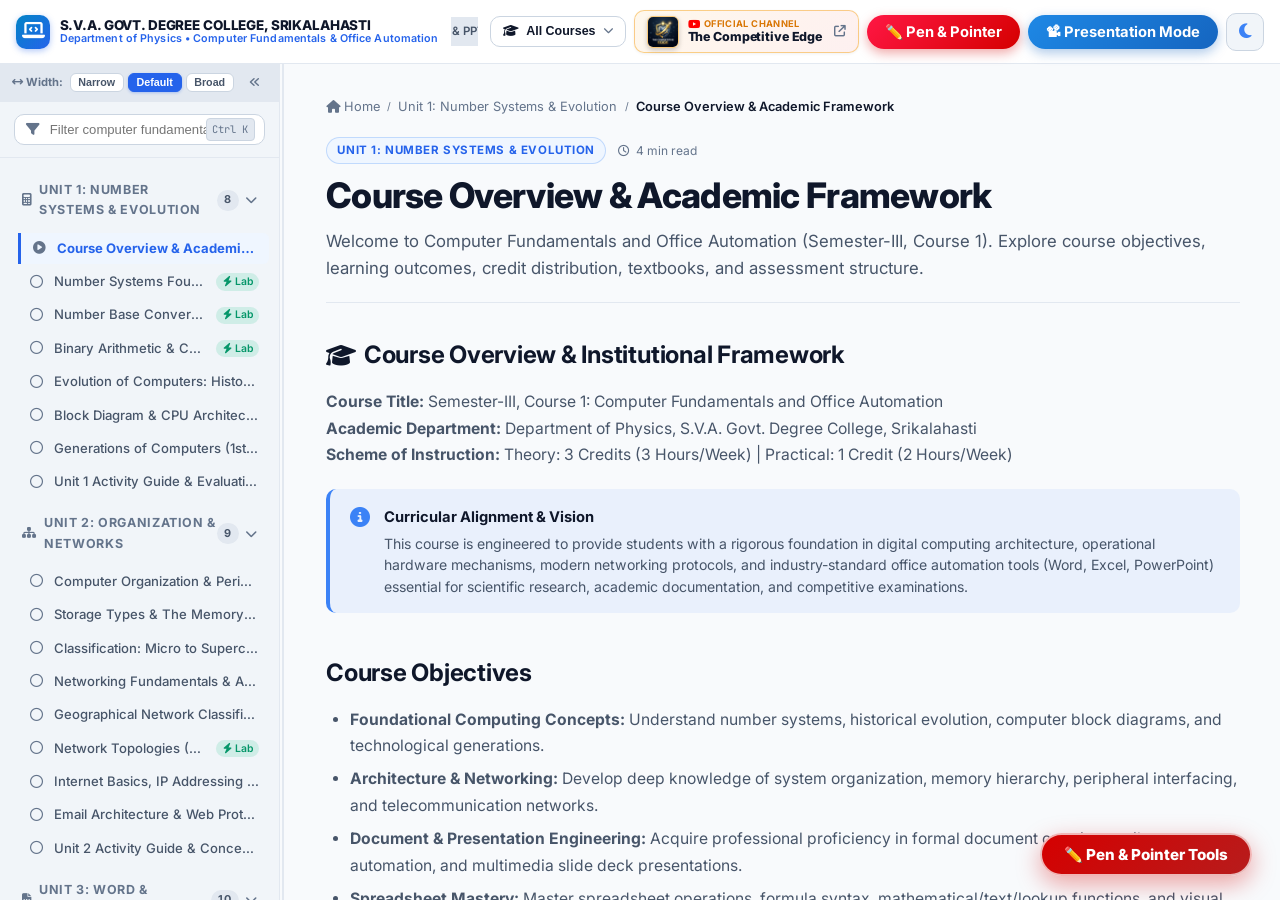
<file: index.html>
<!DOCTYPE html>
<html lang="en" data-theme="light">
<head>
  <meta charset="UTF-8">
  <meta name="viewport" content="width=device-width, initial-scale=1.0">
  <title>Computer Fundamentals &amp; Office Automation | Department of Physics, S.V.A. Govt. Degree College, Srikalahasti</title>

  <!-- Google Fonts: Inter & JetBrains Mono -->
  <link rel="preconnect" href="https://fonts.googleapis.com">
  <link rel="preconnect" href="https://fonts.gstatic.com" crossorigin>
  <link href="https://fonts.googleapis.com/css2?family=Inter:wght@400;500;600;700;800&family=JetBrains+Mono:wght@400;500;700&display=swap" rel="stylesheet">

  <!-- Font Awesome 6.5 Icons -->
  <link rel="stylesheet" href="https://cdnjs.cloudflare.com/ajax/libs/font-awesome/6.5.1/css/all.min.css">

  <!-- Core Academic Theme & Interactive Tools Stylesheets -->
  <link rel="stylesheet" href="css/style.css">
  <link rel="stylesheet" href="css/interactive-tools.css">

  <!-- KaTeX Mathematics Rendering Engine (Local Offline First with CDN Fallback) -->
  <link rel="stylesheet" href="katex/katex.min.css" onerror="this.onerror=null;this.href='https://cdn.jsdelivr.net/npm/katex@0.16.11/dist/katex.min.css';">
  <script src="katex/katex.min.js"></script>
  <script>
    if (!window.katex) {
      document.write('<script src="https://cdn.jsdelivr.net/npm/katex@0.16.11/dist/katex.min.js"><\\/script>');
    }
  </script>
  <script src="katex/contrib/auto-render.min.js"></script>
  <script>
    if (!window.renderMathInElement) {
      document.write('<script src="https://cdn.jsdelivr.net/npm/katex@0.16.11/dist/contrib/auto-render.min.js"><\\/script>');
    }
  </script>
  <link rel="stylesheet" href="css/presentation-tools.css">
</head>
<body>

  <!-- Top Reading Progress Indicator -->
  <div id="read-progress-bar"></div>

  <!-- Top Navigation Bar -->
  <header class="app-header">
    <div class="header-left">
      <button class="menu-toggle-btn" id="menu-toggle-btn" onclick="window.NavigationTracker.toggleMobileSidebar()" aria-label="Toggle Curriculum Menu">
        <i class="fa-solid fa-bars"></i>
      </button>

      <a href="https://www.youtube.com/@TheCompetitiveEdge-b4z" target="_blank" rel="noopener noreferrer" class="brand-badge" title="Visit our Official YouTube Channel: The Competitive Edge">
        <div class="brand-logo-icon" style="background: linear-gradient(135deg, #0284c7, #2563eb);">
          <i class="fa-solid fa-laptop-code"></i>
        </div>
        <div class="brand-title-group">
          <h1>S.V.A. GOVT. DEGREE COLLEGE, SRIKALAHASTI</h1>
          <p>Department of Physics &bull; Computer Fundamentals &amp; Office Automation</p>
        </div>
      </a>
    </div>

    <!-- Quick Track Switcher Pills -->
    <nav class="track-switcher" aria-label="Curriculum Tracks">
      <a href="../index.html" class="track-pill" data-track="track-master-portal" title="Return to Master Visual Guide" style="border-color: #38BDF8; color: #0284C7;"><i class="fa-solid fa-house"></i> Master Guide</a>
      <a href="#cfoa-intro" class="track-pill active" data-track="track-unit1">Unit 1: Hardware</a>
      <a href="#computer-organization-io" class="track-pill" data-track="track-unit2">Unit 2: Networks</a>
      <a href="#word-basics-interface" class="track-pill" data-track="track-unit3">Unit 3: Word &amp; PPT</a>
      <a href="#spreadsheet-anatomy-referencing" class="track-pill" data-track="track-unit4">Unit 4: Excel Basics</a>
      <a href="#advanced-conditional-formatting" class="track-pill" data-track="track-unit5">Unit 5: Data Modelling</a>
      <a href="#lab-01-system-assembly" class="track-pill" data-track="track-practicals" style="background: rgba(16, 185, 129, 0.1); border-color: var(--accent-emerald); color: var(--accent-emerald);">
        <i class="fa-solid fa-flask"></i> 14 Practical Labs
      </a>
    </nav>

                            <div class="header-right">
      <!-- Courses Dropdown Navigator -->
      <div class="course-dropdown" id="course-dropdown">
        <button type="button" class="course-dropdown-btn" id="course-dropdown-btn" aria-haspopup="true" aria-expanded="false" title="Switch Course Portal">
          <i class="fa-solid fa-graduation-cap"></i>
          <span class="dropdown-active-title">All Courses</span>
          <i class="fa-solid fa-chevron-down dropdown-arrow"></i>
        </button>
        <div class="course-dropdown-menu" id="course-dropdown-menu" role="menu">
          <div class="dropdown-header-banner">
            <div class="dropdown-header-title">
              <i class="fa-solid fa-book-open-reader"></i> S.V.A. GDC Course Portals
            </div>
            <span class="dropdown-header-tag">19 Courses</span>
          </div>
          
          <div class="dropdown-section-title">
            <i class="fa-solid fa-atom"></i> B.Sc. Physics Major Core (Sem I–V)
          </div>
          <div class="dropdown-grid">
          <a href="../Mathematical-Physics-SVAGDC/index.html" class="course-dropdown-item">
            <div class="course-item-icon" style="background: #6366f122; color: #6366f1;">
              <i class="fa-solid fa-square-root-variable"></i>
            </div>
            <div class="course-item-info">
              <div class="course-item-name">Math Physics</div>
              <div class="course-item-meta">Course 1 &bull; Sem-I</div>
            </div>
            
          </a>
          <a href="../Mechanics-Properties-Matter-SVAGDC/index.html" class="course-dropdown-item">
            <div class="course-item-icon" style="background: #f9731622; color: #f97316;">
              <i class="fa-solid fa-shuttle-space"></i>
            </div>
            <div class="course-item-info">
              <div class="course-item-name">Mechanics</div>
              <div class="course-item-meta">Course 2 &bull; Sem-I</div>
            </div>
            
          </a>
          <a href="../Waves-Optics-SVAGDC/index.html" class="course-dropdown-item">
            <div class="course-item-icon" style="background: #06b6d422; color: #06b6d4;">
              <i class="fa-solid fa-water"></i>
            </div>
            <div class="course-item-info">
              <div class="course-item-name">Waves & Optics</div>
              <div class="course-item-meta">Course 3 &bull; Sem-II</div>
            </div>
            
          </a>
          <a href="../Heat-Thermodynamics-SVAGDC/index.html" class="course-dropdown-item">
            <div class="course-item-icon" style="background: #ea580c22; color: #ea580c;">
              <i class="fa-solid fa-fire-flame-curved"></i>
            </div>
            <div class="course-item-info">
              <div class="course-item-name">Thermodynamics</div>
              <div class="course-item-meta">Course 4 &bull; Sem-II</div>
            </div>
            
          </a>
          <a href="../Atomic-Molecular-Nuclear-SVAGDC/index.html" class="course-dropdown-item">
            <div class="course-item-icon" style="background: #8b5cf622; color: #8b5cf6;">
              <i class="fa-solid fa-atom"></i>
            </div>
            <div class="course-item-info">
              <div class="course-item-name">Atomic & Nuclear</div>
              <div class="course-item-meta">Course 5 &bull; Sem-III</div>
            </div>
            
          </a>
          <a href="../Basic-Electronics-SVAGDC/index.html" class="course-dropdown-item">
            <div class="course-item-icon" style="background: #10b98122; color: #10b981;">
              <i class="fa-solid fa-microchip"></i>
            </div>
            <div class="course-item-info">
              <div class="course-item-name">Basic Electronics</div>
              <div class="course-item-meta">Course 6 &bull; Sem-III</div>
            </div>
            
          </a>
          <a href="../Applied-Optics-SVAGDC/index.html" class="course-dropdown-item">
            <div class="course-item-icon" style="background: #0284c722; color: #0284c7;">
              <i class="fa-solid fa-compass-drafting"></i>
            </div>
            <div class="course-item-info">
              <div class="course-item-name">Applied Optics</div>
              <div class="course-item-meta">Course 7 &bull; Sem-III</div>
            </div>
            
          </a>
          <a href="../Electricity-Magnetism-EMT-SVAGDC/index.html" class="course-dropdown-item">
            <div class="course-item-icon" style="background: #2563eb22; color: #2563eb;">
              <i class="fa-solid fa-bolt-lightning"></i>
            </div>
            <div class="course-item-info">
              <div class="course-item-name">Electromagnetism</div>
              <div class="course-item-meta">Course 8 &bull; Sem-IV</div>
            </div>
            
          </a>
          <a href="../Analog-Electronics-SVAGDC/index.html" class="course-dropdown-item">
            <div class="course-item-icon" style="background: #ec489922; color: #ec4899;">
              <i class="fa-solid fa-wave-square"></i>
            </div>
            <div class="course-item-info">
              <div class="course-item-name">Analog Electronics</div>
              <div class="course-item-meta">Course 9 &bull; Sem-IV</div>
            </div>
            
          </a>
          <a href="../Advances-in-Physics-SVAGDC/index.html" class="course-dropdown-item">
            <div class="course-item-icon" style="background: #4f46e522; color: #4f46e5;">
              <i class="fa-solid fa-rocket"></i>
            </div>
            <div class="course-item-info">
              <div class="course-item-name">Advances in Physics</div>
              <div class="course-item-meta">Course 10 &bull; Sem-IV</div>
            </div>
            
          </a>
          <a href="../Solid-State-Physics-SVAGDC/index.html" class="course-dropdown-item">
            <div class="course-item-icon" style="background: #14b8a622; color: #14b8a6;">
              <i class="fa-solid fa-cubes"></i>
            </div>
            <div class="course-item-info">
              <div class="course-item-name">Solid State Physics</div>
              <div class="course-item-meta">Course 11 &bull; Sem-V</div>
            </div>
            
          </a>
          </div>

          <div class="dropdown-section-title" style="margin-top: 0.6rem;">
            <i class="fa-solid fa-laptop-code"></i> Computational Physics Electives (Domain E &bull; Sem V &amp; VI)
          </div>
          <div class="dropdown-grid">
          <a href="../Course-12E-Python-Numerical-Methods-SVAGDC/index.html" class="course-dropdown-item">
            <div class="course-item-icon" style="background: #0284c722; color: #0284c7;">
              <i class="fa-brands fa-python"></i>
            </div>
            <div class="course-item-info">
              <div class="course-item-name">Python & Numerics</div>
              <div class="course-item-meta">Course 12E &bull; Sem-V</div>
            </div>
            
          </a>
          <a href="../Course-13E-Mechanics-Waves-Oscillations-SVAGDC/index.html" class="course-dropdown-item">
            <div class="course-item-icon" style="background: #0d948822; color: #0d9488;">
              <i class="fa-solid fa-satellite"></i>
            </div>
            <div class="course-item-info">
              <div class="course-item-name">Mechanics & Waves</div>
              <div class="course-item-meta">Course 13E &bull; Sem-V</div>
            </div>
            
          </a>
          <a href="../Course-14E-Optics-Heat-Thermodynamics-SVAGDC/index.html" class="course-dropdown-item">
            <div class="course-item-icon" style="background: #d9770622; color: #d97706;">
              <i class="fa-solid fa-sun"></i>
            </div>
            <div class="course-item-info">
              <div class="course-item-name">Optics & Thermo</div>
              <div class="course-item-meta">Course 14E &bull; Sem-VI</div>
            </div>
            
          </a>
          <a href="../Course-15E-EMT-Modern-Physics-SVAGDC/index.html" class="course-dropdown-item">
            <div class="course-item-icon" style="background: #7c3aed22; color: #7c3aed;">
              <i class="fa-solid fa-atom"></i>
            </div>
            <div class="course-item-info">
              <div class="course-item-name">EMT & Modern Phys</div>
              <div class="course-item-meta">Course 15E &bull; Sem-VI</div>
            </div>
            
          </a>
          </div>

          <div class="dropdown-section-title" style="margin-top: 0.6rem;">
            <i class="fa-solid fa-shapes"></i> Allied Minors &amp; Skill Courses
          </div>
          <div class="dropdown-grid">
          <a href="../Sem5-Electronic-Instrumentation-Minor-2026-wef2023-24/index.html" class="course-dropdown-item">
            <div class="course-item-icon" style="background: #05966922; color: #059669;">
              <i class="fa-solid fa-gauge-high"></i>
            </div>
            <div class="course-item-info">
              <div class="course-item-name">Instrumentation</div>
              <div class="course-item-meta">Minor &bull; Sem-V</div>
            </div>
            
          </a>
          <a href="../Python-SVAGDC/index.html" class="course-dropdown-item">
            <div class="course-item-icon" style="background: #3b82f622; color: #3b82f6;">
              <i class="fa-brands fa-python"></i>
            </div>
            <div class="course-item-info">
              <div class="course-item-name">Python Programming</div>
              <div class="course-item-meta">Skill &bull; Core & Sci</div>
            </div>
            
          </a>
          <a href="../Computer-Fund-OfficeAutomat-SVAGDC/index.html" class="course-dropdown-item current">
            <div class="course-item-icon" style="background: #0891b222; color: #0891b2;">
              <i class="fa-solid fa-laptop-code"></i>
            </div>
            <div class="course-item-info">
              <div class="course-item-name">Computer Fundamentals</div>
              <div class="course-item-meta">Skill &bull; SEC</div>
            </div>
            <span class="course-current-pill">Current</span>
          </a>
          <a href="../Digital-Marketing-SVGDC/index.html" class="course-dropdown-item">
            <div class="course-item-icon" style="background: #d9770622; color: #d97706;">
              <i class="fa-solid fa-bullhorn"></i>
            </div>
            <div class="course-item-info">
              <div class="course-item-name">Digital Marketing</div>
              <div class="course-item-meta">Skill &bull; SEC</div>
            </div>
            
          </a>
          </div>
        </div>
      </div>

      <!-- YouTube Channel Promotion -->
      <a href="https://www.youtube.com/@TheCompetitiveEdge-b4z" target="_blank" rel="noopener noreferrer" class="yt-promo-btn" title="Visit our Official YouTube Channel: The Competitive Edge (S.V.A. Govt. Degree College, Srikalahasti)" aria-label="Visit The Competitive Edge Official YouTube Channel">
        <img src="Logo-TheCompetitiveEdge.jpg" alt="The Competitive Edge" class="yt-promo-logo">
        <div class="yt-text-box">
          <span class="yt-channel-label"><i class="fa-brands fa-youtube yt-red-icon"></i> Official Channel</span>
          <span class="yt-channel-name">The Competitive Edge</span>
        </div>
        <span class="yt-subscribe-badge" title="Watch on YouTube">
          <i class="fa-solid fa-arrow-up-right-from-square"></i>
        </span>
      </a>

            <!-- Presentation & Teacher Annotation Tools -->
      <button class="action-pill pill-red" onclick="window.PresentationTools.toggleAnnotationToolbar();" title="Draw, write, underline, or laser-point on the page (Shortcut: Alt+P)">✏️ Pen &amp; Pointer</button>
      <button id="presModeBtn" class="action-pill pill-blue" onclick="window.PresentationTools.togglePresentationMode();" title="Enter Presentation Mode (F11/Esc)">📽 Presentation Mode</button>

      <button class="theme-toggle-btn" id="theme-toggle-btn" aria-label="Toggle Dark/Light Mode" title="Toggle Theme">
        <i class="fa-solid fa-moon"></i>
      </button>
    </div>
  </header>

  <!-- Main App Layout Container -->
  <div class="app-container">
    <!-- Mobile Sidebar Backdrop -->
    <div class="sidebar-backdrop" id="sidebar-backdrop" onclick="window.NavigationTracker.closeMobileSidebar()"></div>

    <!-- Floating Expand Button for Desktop when Sidebar is Collapsed -->
    <button class="sidebar-floating-toggle" id="sidebar-floating-toggle" title="Show Curriculum Menu">
      <i class="fa-solid fa-bars"></i>
      <span>Curriculum Menu</span>
    </button>

    <!-- Collapsible & Resizable Sidebar Navigation -->
    <aside class="app-sidebar" id="app-sidebar">
      <!-- Sidebar Width Adjustment Toolbar -->
      <div class="sidebar-width-toolbar">
        <div class="width-presets-group" title="Quick Width Presets">
          <span class="width-label"><i class="fa-solid fa-arrows-left-right"></i> Width:</span>
          <button type="button" class="btn-width-preset" data-width="220" title="Narrow Sidebar (220px)">Narrow</button>
          <button type="button" class="btn-width-preset active" data-width="290" title="Default Sidebar (290px)">Default</button>
          <button type="button" class="btn-width-preset" data-width="380" title="Broad Sidebar (380px)">Broad</button>
        </div>
        <button type="button" class="btn-sidebar-collapse" id="sidebar-collapse-btn" title="Collapse Sidebar Menu">
          <i class="fa-solid fa-angles-left"></i>
        </button>
      </div>

      <!-- Quick Search Filter in Sidebar -->
      <div class="sidebar-search-box">
        <div class="sidebar-input-wrapper">
          <i class="fa-solid fa-filter"></i>
          <input type="text" class="sidebar-search-input" id="sidebar-search-input" placeholder="Filter computer fundamentals topics..." autocomplete="off">
          <kbd class="sidebar-search-kbd" title="Press Ctrl + K to search whole syllabus">Ctrl K</kbd>
        </div>
      </div>

      <!-- Curriculum Accordion Tree Mount -->
      <nav class="curriculum-tree" id="curriculum-tree" aria-label="Curriculum Navigation"></nav>
    </aside>

    <!-- Draggable Sidebar Resizer Handle -->
    <div class="sidebar-resizer" id="sidebar-resizer" title="Drag to adjust sidebar width (Double-click to reset)"></div>

    <main class="app-main" id="app-main">
      <div class="content-wrapper" id="topic-content-mount">
        <!-- Dynamic Topic Content Injected via app.js -->
        <div style="padding: 3rem 1rem; text-align: center; color: var(--text-muted);">
          <i class="fa-solid fa-spinner fa-spin" style="font-size: 2rem; margin-bottom: 1rem; color: var(--primary);"></i>
          <p>Loading course modules...</p>
        </div>
      </div>

      <!-- YouTube Channel Promotion Banner -->
      <section class="bottom-yt-promo-container" aria-label="Official YouTube Channel Promotion">
        <div class="bottom-yt-card">
          <div class="bottom-yt-left">
            <a href="https://www.youtube.com/@TheCompetitiveEdge-b4z" target="_blank" rel="noopener noreferrer" title="Visit The Competitive Edge on YouTube">
              <img src="Logo-TheCompetitiveEdge.jpg" alt="The Competitive Edge Crest Logo" class="bottom-yt-crest">
            </a>
          </div>
          <div class="bottom-yt-body">
            <div class="bottom-yt-badge">
              <i class="fa-brands fa-youtube"></i> OFFICIAL YOUTUBE CHANNEL
            </div>
            <h2 class="bottom-yt-title">The Competitive Edge</h2>
            <p class="bottom-yt-subtitle">
              Department of Physics &bull; S.V.A. Govt. Degree College, Srikalahasti
            </p>
            <div class="bottom-yt-desc">
              <p>
                <strong>Welcome to The Competitive Edge</strong> &mdash; your comprehensive academic platform for university physics, foundational concepts, and competitive examination masterclasses! 🎯
              </p>
              <p>
                A comprehensive educational platform for degree physics scholars and competitive aspirants. We provide high-quality video masterclasses in Core Physics, Electronic Instrumentation, Quantitative Aptitude, Reasoning, and Applied Science.
              </p>
              <div class="bottom-yt-features-title">
                📚 What you will find on this channel:
              </div>
              <ul class="bottom-yt-grid">
                <li><span>📐</span> Mathematical Physics &amp; Vector Calculus</li>
                <li><span>🌌</span> Classical Mechanics &amp; Relativity</li>
                <li><span>🌊</span> Waves, Oscillations &amp; Wave Optics</li>
                <li><span>🔥</span> Thermodynamics &amp; Statistical Mechanics</li>
                <li><span>⚛️</span> Atomic, Molecular &amp; Nuclear Physics</li>
                <li><span>⚡</span> Electricity, Magnetism &amp; Electromagnetic Theory</li>
                <li><span>💡</span> Basic &amp; Analog Electronics with Lab Experiments</li>
                <li><span>🔬</span> Applied Optics, Lasers &amp; Fiber Optics</li>
                <li><span>🧊</span> Solid State Physics &amp; Material Science</li>
                <li><span>💻</span> Python Programming &amp; Computer Fundamentals</li>
                <li><span>🎯</span> Lab Demonstrations, Data Analysis &amp; Viva Voce</li>
                <li><span>💡</span> Competitive Exam Strategies, CSIR-NET, GATE &amp; IIT-JAM</li>
              </ul>
              <div class="bottom-yt-target-exams">
                Tailored for scholars preparing for CSIR-NET Physical Sciences, GATE Physics, IIT-JAM, UPSC, APPSC/TSPSC Degree Lecturers, SSC CGL, and university semester examinations.
              </div>
            </div>
            <div class="bottom-yt-actions">
              <a href="https://www.youtube.com/@TheCompetitiveEdge-b4z" target="_blank" rel="noopener noreferrer" class="btn-yt-big-subscribe" title="Subscribe to The Competitive Edge on YouTube">
                <i class="fa-brands fa-youtube"></i> Subscribe &amp; Watch Lectures <i class="fa-solid fa-arrow-up-right-from-square"></i>
              </a>
              <span class="bottom-yt-stat"><i class="fa-solid fa-circle-check"></i> Free Academic Lectures &amp; Competitive Exam Guidance</span>
            </div>
          </div>
        </div>
      </section>

      <!-- Footer -->
      <footer class="app-footer">
        <div class="footer-dept-badge">DEPARTMENT OF PHYSICS</div>
        <p>S.V.A. Govt. Degree College, Srikalahasti, Tirupati District, Andhra Pradesh</p>
        <p style="margin-top: 0.35rem; font-size: 0.76rem; color: var(--text-muted);">
          Semester-III &bull; Course 1: Computer Fundamentals and Office Automation &bull; Live Interactive Web Portal
        </p>
      </footer>
    </main>
  </div>

  <!-- Global Fast Search Modal (Ctrl+K) -->
  <div class="search-modal-backdrop" id="search-modal-backdrop">
    <div class="search-modal">
      <div class="search-modal-header">
        <i class="fa-solid fa-magnifying-glass"></i>
        <input type="text" class="search-modal-input" id="search-modal-input" placeholder="Search number systems, networking, Word, Excel formulas, labs..." autocomplete="off">
        <button class="search-modal-close" id="search-modal-close" aria-label="Close search modal">
          <i class="fa-solid fa-xmark"></i>
        </button>
      </div>
      <ul class="search-results-list" id="search-results-list"></ul>
    </div>
  </div>

  <!-- Application Logic Scripts -->
  <script src="js/curriculum_data.js"></script>
  <script src="js/spreadsheet_engine.js"></script>
  <script src="js/word_processor_engine.js"></script>
  <script src="js/presentation_engine.js"></script>
  <script src="js/pivot_engine.js"></script>
  <script src="js/whatif_engine.js"></script>
  <script src="js/dashboard_engine.js"></script>
  <script src="js/number_converter.js"></script>
  <script src="js/topology_simulator.js"></script>
  <script src="js/quiz.js"></script>
  <script src="js/navigation.js"></script>
  <script src="js/app.js"></script>

  <script src="js/presentation-tools.js" defer></script>
</body>
</html>
</file>
<file: css/style.css>
/* ==========================================================================
   Python-SVAGDC: Master Python Learning Portal
   S.V.A. Govt. Degree College, Srikalahasti
   Bespoke Academic Theme & Responsive Layout
   ========================================================================== */

:root {
  --font-sans: 'Inter', -apple-system, BlinkMacSystemFont, "Segoe UI", Roboto, Oxygen, Ubuntu, Cantarell, sans-serif;
  --font-mono: 'JetBrains Mono', 'Fira Code', Menlo, Monaco, Consolas, monospace;

  /* Light Theme Palette */
  --bg-primary: #f8fafc;
  --bg-surface: #ffffff;
  --bg-surface-elevated: #ffffff;
  --bg-sidebar: #f1f5f9;
  --bg-hover: #e2e8f0;
  --bg-active: #e0f2fe;

  --border-subtle: #e2e8f0;
  --border-medium: #cbd5e1;
  --border-focus: #3b82f6;

  --text-primary: #0f172a;
  --text-secondary: #475569;
  --text-muted: #64748b;
  --text-inverse: #ffffff;

  --primary: #2563eb;
  --primary-hover: #1d4ed8;
  --primary-light: #eff6ff;
  --primary-dark: #1e40af;

  --accent-cyan: #0284c7;
  --accent-emerald: #059669;
  --accent-amber: #d97706;
  --accent-purple: #7c3aed;
  --accent-rose: #e11d48;

  --card-shadow: 0 1px 3px 0 rgb(0 0 0 / 0.08), 0 1px 2px -1px rgb(0 0 0 / 0.08);
  --card-shadow-hover: 0 10px 15px -3px rgb(0 0 0 / 0.08), 0 4px 6px -4px rgb(0 0 0 / 0.04);
  --modal-shadow: 0 20px 25px -5px rgb(0 0 0 / 0.15), 0 8px 10px -6px rgb(0 0 0 / 0.1);

  --header-height: 64px;
  --sidebar-width: 280px;
  --content-max-width: 1040px;
  --radius-sm: 6px;
  --radius-md: 10px;
  --radius-lg: 16px;
  --radius-full: 9999px;
  --transition-fast: 0.15s ease;
  --transition-normal: 0.25s ease;
}

[data-theme="dark"] {
  --bg-primary: #090d16;
  --bg-surface: #0f172a;
  --bg-surface-elevated: #1e293b;
  --bg-sidebar: #0b1120;
  --bg-hover: #1e293b;
  --bg-active: #1e3a8a33;

  --border-subtle: #1e293b;
  --border-medium: #334155;
  --border-focus: #60a5fa;

  --text-primary: #f8fafc;
  --text-secondary: #cbd5e1;
  --text-muted: #94a3b8;
  --text-inverse: #0f172a;

  --primary: #38bdf8;
  --primary-hover: #7dd3fc;
  --primary-light: #0369a133;
  --primary-dark: #0284c7;

  --accent-cyan: #38bdf8;
  --accent-emerald: #10b981;
  --accent-amber: #fbbf24;
  --accent-purple: #a855f7;
  --accent-rose: #f43f5e;

  --card-shadow: 0 4px 6px -1px rgb(0 0 0 / 0.3), 0 2px 4px -2px rgb(0 0 0 / 0.3);
  --card-shadow-hover: 0 10px 15px -3px rgb(0 0 0 / 0.4), 0 4px 6px -4px rgb(0 0 0 / 0.2);
  --modal-shadow: 0 25px 50px -12px rgb(0 0 0 / 0.7);
}

*, *::before, *::after {
  box-sizing: border-box;
  margin: 0;
  padding: 0;
}

html {
  scroll-behavior: smooth;
  font-size: 16px;
}

body {
  font-family: var(--font-sans);
  background-color: var(--bg-primary);
  color: var(--text-primary);
  line-height: 1.65;
  min-height: 100vh;
  display: flex;
  flex-direction: column;
  -webkit-font-smoothing: antialiased;
  -moz-osx-font-smoothing: grayscale;
}

/* ================= Top Progress Bar ================= */
#read-progress-bar {
  position: fixed;
  top: 0;
  left: 0;
  height: 3px;
  background: linear-gradient(90deg, var(--accent-cyan), var(--primary), var(--accent-emerald));
  z-index: 1001;
  width: 0%;
  transition: width 0.1s linear;
}

/* ================= Top Navigation Bar ================= */
.app-header {
  height: var(--header-height);
  background-color: var(--bg-surface);
  border-bottom: 1px solid var(--border-subtle);
  position: sticky;
  top: 0;
  z-index: 1000;
  display: flex;
  align-items: center;
  justify-content: space-between;
  padding: 0 1rem;
  gap: 0.75rem;
  backdrop-filter: blur(12px);
}

.header-left {
  display: flex;
  align-items: center;
  gap: 0.6rem;
  flex-shrink: 0;
}

.menu-toggle-btn {
  display: none;
  background: transparent;
  border: 1px solid var(--border-medium);
  color: var(--text-primary);
  width: 36px;
  height: 36px;
  border-radius: var(--radius-sm);
  cursor: pointer;
  align-items: center;
  justify-content: center;
  font-size: 1rem;
}

.brand-badge {
  display: flex;
  align-items: center;
  gap: 0.6rem;
  text-decoration: none;
  color: inherit;
}

.brand-logo-icon {
  width: 34px;
  height: 34px;
  background: linear-gradient(135deg, #0284c7, #3b82f6);
  border-radius: var(--radius-md);
  display: flex;
  align-items: center;
  justify-content: center;
  color: #ffffff;
  font-size: 1.15rem;
  box-shadow: 0 2px 6px rgba(37, 99, 235, 0.35);
  flex-shrink: 0;
}

.brand-title-group h1 {
  font-size: 0.84rem;
  font-weight: 800;
  letter-spacing: -0.01em;
  color: var(--text-primary);
  line-height: 1.15;
  white-space: nowrap;
}

.brand-title-group p {
  font-size: 0.67rem;
  font-weight: 600;
  color: var(--primary);
  letter-spacing: 0.01em;
  line-height: 1.1;
  white-space: nowrap;
}

/* Quick Track Switcher Pills */
.track-switcher {
  display: flex;
  align-items: center;
  gap: 0.3rem;
  overflow-x: auto;
  flex: 1;
  min-width: 0;
  justify-content: center;
  scrollbar-width: none;
  padding: 0 0.25rem;
}

.track-switcher::-webkit-scrollbar {
  display: none;
}

.track-pill {
  padding: 0.26rem 0.58rem;
  border-radius: var(--radius-full);
  font-size: 0.72rem;
  font-weight: 600;
  color: var(--text-secondary);
  background: var(--bg-hover);
  border: 1px solid transparent;
  cursor: pointer;
  text-decoration: none;
  white-space: nowrap;
  flex-shrink: 0;
  transition: all var(--transition-fast);
}

.track-pill:hover {
  background: var(--bg-active);
  color: var(--primary);
  border-color: var(--border-medium);
}

.track-pill.active {
  background: var(--primary);
  color: #ffffff;
  border-color: var(--primary);
}

.header-right {
  display: flex;
  align-items: center;
  gap: 0.5rem;
  flex-shrink: 0;
}

/* ================= Course Navigator Dropdown ================= */
.course-dropdown {
  position: relative;
  display: inline-block;
}

.course-dropdown-btn {
  display: inline-flex;
  align-items: center;
  gap: 0.45rem;
  padding: 0.38rem 0.75rem;
  background: var(--bg-surface);
  border: 1.5px solid var(--border-medium);
  border-radius: var(--radius-md);
  color: var(--text-primary);
  font-size: 0.78rem;
  font-weight: 700;
  cursor: pointer;
  transition: all var(--transition-fast);
  white-space: nowrap;
  line-height: 1.3;
}

.course-dropdown-btn:hover {
  background: var(--bg-hover);
  border-color: var(--primary);
  color: var(--primary);
  box-shadow: 0 2px 8px rgba(37, 99, 235, 0.15);
}

.course-dropdown.active .course-dropdown-btn {
  background: var(--primary-light);
  border-color: var(--primary);
  color: var(--primary);
}

.course-dropdown-btn .dropdown-arrow {
  font-size: 0.65rem;
  transition: transform var(--transition-fast);
  color: var(--text-muted);
}

.course-dropdown.active .course-dropdown-btn .dropdown-arrow {
  transform: rotate(180deg);
  color: var(--primary);
}

.course-dropdown-menu {
  display: none;
  position: absolute;
  top: calc(100% + 8px);
  right: 0;
  width: min(560px, 94vw);
  max-height: 80vh;
  overflow-y: auto;
  background: var(--bg-surface);
  border: 1.5px solid var(--border-medium);
  border-radius: var(--radius-lg);
  box-shadow: 0 16px 40px rgba(0, 0, 0, 0.22);
  padding: 0.75rem;
  z-index: 1050;
  box-sizing: border-box;
}

.course-dropdown.active .course-dropdown-menu {
  display: block;
  animation: dropdownFadeSlide 0.2s cubic-bezier(0.16, 1, 0.3, 1);
}

@keyframes dropdownFadeSlide {
  from {
    opacity: 0;
    transform: translateY(-8px);
  }
  to {
    opacity: 1;
    transform: translateY(0);
  }
}

.dropdown-header-banner {
  display: flex;
  align-items: center;
  justify-content: space-between;
  padding: 0.4rem 0.6rem 0.6rem 0.6rem;
  border-bottom: 1px solid var(--border-subtle);
  margin-bottom: 0.5rem;
}

.dropdown-header-title {
  font-size: 0.78rem;
  font-weight: 800;
  color: var(--text-primary);
  display: flex;
  align-items: center;
  gap: 0.45rem;
  letter-spacing: -0.01em;
}

.dropdown-header-tag {
  font-size: 0.65rem;
  font-weight: 700;
  color: var(--primary);
  background: var(--primary-light);
  padding: 0.12rem 0.45rem;
  border-radius: var(--radius-full);
}

.dropdown-section-title {
  font-size: 0.68rem;
  font-weight: 800;
  text-transform: uppercase;
  letter-spacing: 0.06em;
  color: var(--text-muted);
  padding: 0.35rem 0.5rem 0.25rem 0.5rem;
  display: flex;
  align-items: center;
  gap: 0.4rem;
}

.dropdown-grid {
  display: grid;
  grid-template-columns: repeat(2, 1fr);
  gap: 0.35rem;
  margin-bottom: 0.4rem;
}

@media (max-width: 580px) {
  .dropdown-grid {
    grid-template-columns: 1fr;
  }
}

.course-dropdown-item {
  display: flex;
  align-items: center;
  gap: 0.6rem;
  padding: 0.45rem 0.55rem;
  border-radius: var(--radius-md);
  text-decoration: none;
  background: var(--bg-surface);
  border: 1px solid transparent;
  transition: all var(--transition-fast);
}

.course-dropdown-item:hover {
  background: var(--bg-hover);
  border-color: var(--border-medium);
  transform: translateY(-1px);
}

.course-dropdown-item.current {
  background: var(--primary-light);
  border-color: rgba(37, 99, 235, 0.4);
}

.course-item-icon {
  width: 28px;
  height: 28px;
  border-radius: 6px;
  display: flex;
  align-items: center;
  justify-content: center;
  font-size: 0.82rem;
  flex-shrink: 0;
}

.course-item-info {
  flex: 1;
  min-width: 0;
}

.course-item-name {
  font-size: 0.76rem;
  font-weight: 700;
  color: var(--text-primary);
  white-space: nowrap;
  overflow: hidden;
  text-overflow: ellipsis;
  line-height: 1.25;
}

.course-item-meta {
  font-size: 0.65rem;
  color: var(--text-muted);
  white-space: nowrap;
  line-height: 1.2;
}

/* ================= Pedagogical Vector Graphic Diagram Card ================= */
.concept-figure-card {
  margin: 1.75rem 0;
  padding: 1.25rem;
  background: var(--bg-surface-elevated, #f8fafc);
  border: 1px solid var(--border-medium, #cbd5e1);
  border-radius: var(--radius-lg, 12px);
  box-shadow: 0 4px 16px rgba(0, 0, 0, 0.05);
  text-align: center;
}
.concept-figure-card svg {
  max-width: 100%;
  height: auto;
  display: block;
  margin: 0 auto 0.75rem auto;
  border-radius: var(--radius-md, 8px);
}
.concept-figure-caption {
  font-size: 0.85rem;
  color: var(--text-muted, #64748b);
  font-weight: 500;
  line-height: 1.45;
  margin-top: 0.5rem;
}
.concept-figure-caption strong {
  color: var(--primary, #0284c7);
}

/* ================= The Competitive Edge YouTube Promotion Badge ================= */
.yt-promo-btn {
  display: flex;
  align-items: center;
  gap: 0.55rem;
  padding: 0.3rem 0.75rem;
  min-width: auto;
  background: linear-gradient(135deg, rgba(245, 158, 11, 0.08), rgba(239, 68, 68, 0.08));
  border: 1.5px solid rgba(245, 158, 11, 0.45);
  border-radius: var(--radius-md);
  color: var(--text-primary);
  text-decoration: none;
  cursor: pointer;
  transition: all var(--transition-fast);
  line-height: 1.2;
  box-shadow: 0 1px 3px rgba(0, 0, 0, 0.06);
}

.yt-promo-btn:hover {
  background: linear-gradient(135deg, rgba(245, 158, 11, 0.16), rgba(239, 68, 68, 0.15));
  border-color: #f59e0b;
  box-shadow: 0 3px 10px rgba(245, 158, 11, 0.25);
  transform: translateY(-1px);
}

.yt-promo-logo {
  width: 32px;
  height: 32px;
  border-radius: 6px;
  object-fit: cover;
  flex-shrink: 0;
  box-shadow: 0 2px 5px rgba(0, 0, 0, 0.2);
  border: 1px solid rgba(245, 158, 11, 0.5);
  transition: transform var(--transition-fast);
}

.yt-promo-btn:hover .yt-promo-logo {
  transform: scale(1.05);
}

.yt-text-box {
  display: flex;
  flex-direction: column;
}

.yt-channel-label {
  font-size: 0.58rem;
  font-weight: 700;
  text-transform: uppercase;
  letter-spacing: 0.04em;
  color: #d97706;
  display: flex;
  align-items: center;
  gap: 0.25rem;
}

.yt-red-icon {
  color: #ff0000;
  font-size: 0.68rem;
}

.yt-channel-name {
  font-size: 0.78rem;
  font-weight: 800;
  color: var(--text-primary);
  white-space: nowrap;
  letter-spacing: -0.01em;
}

.yt-subscribe-badge {
  font-size: 0.72rem;
  color: var(--text-muted);
  margin-left: 0.2rem;
  transition: color var(--transition-fast), transform var(--transition-fast);
}

.yt-promo-btn:hover .yt-subscribe-badge {
  color: #ef4444;
  transform: translate(2px, -2px);
}

[data-theme="dark"] .yt-promo-btn {
  background: linear-gradient(135deg, rgba(245, 158, 11, 0.12), rgba(239, 68, 68, 0.14));
  border-color: rgba(245, 158, 11, 0.55);
}

[data-theme="dark"] .yt-channel-label {
  color: #fbbf24;
}

[data-theme="dark"] .yt-promo-btn:hover {
  border-color: #fbbf24;
  box-shadow: 0 4px 16px rgba(245, 158, 11, 0.35);
}

@media (max-width: 1024px) {
  .yt-promo-btn {
    min-width: auto;
    padding: 0.35rem 0.75rem;
  }
}

@media (max-width: 768px) {
  .yt-channel-label {
    font-size: 0.6rem;
  }
  .yt-channel-name {
    font-size: 0.78rem;
  }
}

@media (max-width: 580px) {
  .yt-text-box, .yt-subscribe-badge {
    display: none;
  }
  .yt-promo-btn {
    min-width: auto;
    padding: 0.25rem 0.4rem;
  }
  .yt-promo-logo {
    width: 34px;
    height: 34px;
  }
}

.search-trigger-btn {
  display: flex;
  align-items: center;
  gap: 0.5rem;
  padding: 0.45rem 0.85rem;
  background: var(--bg-sidebar);
  border: 1px solid var(--border-medium);
  border-radius: var(--radius-md);
  color: var(--text-muted);
  font-size: 0.82rem;
  cursor: pointer;
  transition: all var(--transition-fast);
}

.search-trigger-btn:hover {
  border-color: var(--primary);
  color: var(--text-primary);
}

.search-kbd {
  font-family: var(--font-mono);
  font-size: 0.7rem;
  background: var(--bg-hover);
  border: 1px solid var(--border-medium);
  border-radius: 4px;
  padding: 0.1rem 0.35rem;
  color: var(--text-secondary);
}

.theme-toggle-btn {
  background: var(--bg-sidebar);
  border: 1px solid var(--border-medium);
  color: var(--text-primary);
  width: 38px;
  height: 38px;
  border-radius: var(--radius-md);
  display: flex;
  align-items: center;
  justify-content: center;
  cursor: pointer;
  font-size: 1.05rem;
  transition: all var(--transition-fast);
}

.theme-toggle-btn:hover {
  background: var(--bg-hover);
  border-color: var(--border-focus);
}

/* ================= App Layout Wrapper ================= */
.app-container {
  display: flex;
  flex: 1;
  position: relative;
  overflow: hidden;
}

/* ================= Sidebar Navigation & Width Controls ================= */
.app-sidebar {
  width: var(--sidebar-width);
  background-color: var(--bg-sidebar);
  border-right: 1px solid var(--border-subtle);
  height: calc(100vh - var(--header-height));
  position: sticky;
  top: var(--header-height);
  overflow-y: auto;
  display: flex;
  flex-direction: column;
  flex-shrink: 0;
  transition: transform var(--transition-normal);
}

.app-sidebar.collapsed-desktop {
  width: 0 !important;
  min-width: 0 !important;
  overflow: hidden !important;
  border-right: none !important;
  padding: 0 !important;
  visibility: hidden;
}

/* Sidebar Width Toolbar (Narrow, Default, Broad Presets & Collapse) */
.sidebar-width-toolbar {
  display: flex;
  align-items: center;
  justify-content: space-between;
  padding: 0.4rem 0.75rem;
  background-color: var(--bg-hover);
  border-bottom: 1px solid var(--border-subtle);
  position: sticky;
  top: 0;
  z-index: 12;
  font-size: 0.74rem;
}

.width-presets-group {
  display: flex;
  align-items: center;
  gap: 0.25rem;
}

.width-label {
  font-size: 0.7rem;
  font-weight: 700;
  color: var(--text-muted);
  display: flex;
  align-items: center;
  gap: 0.2rem;
  margin-right: 0.15rem;
}

.btn-width-preset {
  background: var(--bg-surface);
  border: 1px solid var(--border-medium);
  color: var(--text-secondary);
  font-size: 0.67rem;
  font-weight: 600;
  padding: 0.18rem 0.48rem;
  border-radius: var(--radius-sm);
  cursor: pointer;
  transition: all var(--transition-fast);
}

.btn-width-preset:hover {
  background: var(--bg-surface);
  color: var(--primary);
  border-color: var(--primary);
}

.btn-width-preset.active {
  background: var(--primary);
  color: #ffffff;
  border-color: var(--primary);
  font-weight: 700;
  box-shadow: 0 1px 3px rgba(37, 99, 235, 0.3);
}

.btn-sidebar-collapse {
  background: transparent;
  border: 1px solid transparent;
  color: var(--text-muted);
  width: 24px;
  height: 24px;
  border-radius: var(--radius-sm);
  display: flex;
  align-items: center;
  justify-content: center;
  cursor: pointer;
  font-size: 0.72rem;
  transition: all var(--transition-fast);
}

.btn-sidebar-collapse:hover {
  background: var(--bg-surface);
  color: var(--primary);
  border-color: var(--border-medium);
}

/* Draggable Splitter Divider between Sidebar and Main Content */
.sidebar-resizer {
  width: 6px;
  background: transparent;
  cursor: col-resize;
  position: relative;
  flex-shrink: 0;
  z-index: 90;
  transition: background 0.15s ease;
  user-select: none;
}

.sidebar-resizer::after {
  content: '';
  position: absolute;
  top: 0;
  bottom: 0;
  left: 2px;
  width: 2px;
  background: var(--border-subtle);
  transition: all 0.15s ease;
}

.sidebar-resizer:hover,
.sidebar-resizer.dragging {
  background: rgba(37, 99, 235, 0.12);
}

.sidebar-resizer:hover::after,
.sidebar-resizer.dragging::after {
  background: var(--primary);
  width: 3px;
  box-shadow: 0 0 8px rgba(37, 99, 235, 0.5);
}

body.resizing-sidebar {
  cursor: col-resize !important;
  user-select: none !important;
}

body.resizing-sidebar iframe,
body.resizing-sidebar textarea {
  pointer-events: none !important;
}

/* Floating Expand Trigger when Sidebar is Hidden on Desktop */
.sidebar-floating-toggle {
  display: none;
  position: fixed;
  left: 0;
  top: 75px;
  z-index: 1002;
  background: var(--primary);
  color: #ffffff;
  border: none;
  border-radius: 0 var(--radius-md) var(--radius-md) 0;
  padding: 0.5rem 0.75rem;
  cursor: pointer;
  box-shadow: 0 4px 14px rgba(37, 99, 235, 0.45);
  align-items: center;
  gap: 0.45rem;
  font-size: 0.78rem;
  font-weight: 700;
  transition: all var(--transition-fast);
}

.sidebar-floating-toggle:hover {
  background: var(--primary-hover);
  transform: translateX(2px);
}

.sidebar-floating-toggle.visible {
  display: inline-flex;
}

.sidebar-search-box {
  padding: 0.75rem 0.85rem;
  border-bottom: 1px solid var(--border-subtle);
  position: sticky;
  top: 36px;
  background-color: var(--bg-sidebar);
  z-index: 10;
}

.sidebar-input-wrapper {
  position: relative;
  display: flex;
  align-items: center;
}

.sidebar-input-wrapper i {
  position: absolute;
  left: 0.75rem;
  color: var(--text-muted);
  font-size: 0.85rem;
}

.sidebar-search-input {
  width: 100%;
  padding: 0.45rem 0.75rem 0.45rem 2.2rem;
  border-radius: var(--radius-md);
  border: 1px solid var(--border-medium);
  background-color: var(--bg-surface);
  color: var(--text-primary);
  font-size: 0.82rem;
  outline: none;
  transition: border-color var(--transition-fast);
}

.sidebar-search-input:focus {
  border-color: var(--border-focus);
  box-shadow: 0 0 0 2px rgba(59, 130, 246, 0.2);
}

.sidebar-search-kbd {
  position: absolute;
  right: 0.65rem;
  font-family: var(--font-mono);
  font-size: 0.65rem;
  background: var(--bg-hover);
  border: 1px solid var(--border-medium);
  border-radius: 4px;
  padding: 0.1rem 0.35rem;
  color: var(--text-muted);
  pointer-events: none;
}

.curriculum-tree {
  padding: 0.75rem 0.6rem 2rem 0.6rem;
  display: flex;
  flex-direction: column;
  gap: 0.35rem;
}

.category-group {
  border-radius: var(--radius-md);
  overflow: hidden;
}

.category-header {
  display: flex;
  align-items: center;
  justify-content: space-between;
  padding: 0.6rem 0.75rem;
  font-size: 0.78rem;
  font-weight: 700;
  text-transform: uppercase;
  letter-spacing: 0.05em;
  color: var(--text-muted);
  cursor: pointer;
  user-select: none;
  border-radius: var(--radius-sm);
  transition: all var(--transition-fast);
}

.category-header:hover {
  background-color: var(--bg-hover);
  color: var(--text-primary);
}

.category-header-title {
  display: flex;
  align-items: center;
  gap: 0.5rem;
}

.category-badge {
  font-size: 0.68rem;
  padding: 0.1rem 0.45rem;
  border-radius: var(--radius-full);
  background-color: var(--bg-hover);
  color: var(--text-secondary);
}

.category-arrow {
  font-size: 0.75rem;
  transition: transform var(--transition-fast);
}

.category-group.collapsed .category-arrow {
  transform: rotate(-90deg);
}

.category-group.collapsed .topic-list {
  display: none !important;
}

.topic-list {
  list-style: none;
  padding-left: 0.5rem;
  margin-top: 0.15rem;
  display: flex;
  flex-direction: column;
  gap: 0.12rem;
}

.topic-item a {
  display: flex;
  align-items: center;
  justify-content: flex-start;
  gap: 0.5rem;
  padding: 0.42rem 0.65rem;
  font-size: 0.82rem;
  font-weight: 500;
  color: var(--text-secondary);
  text-decoration: none;
  border-radius: var(--radius-sm);
  transition: all var(--transition-fast);
  line-height: 1.35;
  width: 100%;
  box-sizing: border-box;
}

.topic-item a span.topic-status-icon {
  flex: 0 0 18px;
  width: 18px;
  height: 18px;
  display: inline-flex;
  align-items: center;
  justify-content: center;
  color: var(--text-muted);
  font-size: 0.8rem;
  overflow: visible;
}

.topic-item a span.topic-title-text {
  flex: 1 1 auto;
  min-width: 0;
  overflow: hidden;
  text-overflow: ellipsis;
  white-space: nowrap;
}

.topic-item a span.interactive-pill {
  flex: 0 0 auto;
  font-size: 0.65rem;
  padding: 0.1rem 0.4rem;
  border-radius: var(--radius-full);
  background: rgba(16, 185, 129, 0.15);
  color: var(--accent-emerald);
  font-weight: 600;
  white-space: nowrap;
  overflow: visible;
}

.topic-item a span:not(.topic-status-icon):not(.interactive-pill) {
  min-width: 0;
}

.topic-item a:hover {
  background-color: var(--bg-hover);
  color: var(--text-primary);
  transform: translateX(2px);
}

.topic-item.active a {
  background-color: var(--primary-light);
  color: var(--primary);
  font-weight: 700;
  border-left: 3px solid var(--primary);
  border-top-left-radius: 0;
  border-bottom-left-radius: 0;
}

.topic-item .check-icon {
  font-size: 0.72rem;
  color: var(--accent-emerald);
  display: none;
}

.topic-item.completed .check-icon {
  display: inline-block;
}

/* ================= Main Content Area ================= */
.app-main {
  flex: 1;
  min-width: 0;
  height: calc(100vh - var(--header-height));
  overflow-y: auto;
  padding: 2rem 2.5rem 4rem 2.5rem;
  scroll-behavior: smooth;
}

.content-wrapper {
  max-width: var(--content-max-width);
  margin: 0 auto;
}

/* Breadcrumbs */
.breadcrumbs {
  display: flex;
  align-items: center;
  gap: 0.45rem;
  font-size: 0.8rem;
  color: var(--text-muted);
  margin-bottom: 1.25rem;
}

.breadcrumbs a {
  color: var(--text-muted);
  text-decoration: none;
  transition: color var(--transition-fast);
}

.breadcrumbs a:hover {
  color: var(--primary);
}

.breadcrumbs .separator {
  font-size: 0.65rem;
  color: var(--text-muted);
}

.breadcrumbs .current {
  color: var(--text-primary);
  font-weight: 600;
}

/* Lesson Header & Meta */
.lesson-header {
  margin-bottom: 2rem;
  padding-bottom: 1.25rem;
  border-bottom: 1px solid var(--border-subtle);
}

.lesson-meta-row {
  display: flex;
  align-items: center;
  gap: 0.75rem;
  margin-bottom: 0.6rem;
  flex-wrap: wrap;
}

.module-tag {
  font-size: 0.72rem;
  font-weight: 700;
  text-transform: uppercase;
  letter-spacing: 0.05em;
  padding: 0.2rem 0.65rem;
  border-radius: var(--radius-full);
  background-color: var(--primary-light);
  color: var(--primary);
  border: 1px solid rgba(59, 130, 246, 0.25);
}

.read-time {
  font-size: 0.75rem;
  color: var(--text-muted);
  display: flex;
  align-items: center;
  gap: 0.35rem;
}

.lesson-title {
  font-size: 2.2rem;
  font-weight: 800;
  letter-spacing: -0.02em;
  color: var(--text-primary);
  line-height: 1.2;
  margin-bottom: 0.75rem;
}

.lesson-lead {
  font-size: 1.05rem;
  color: var(--text-secondary);
  line-height: 1.6;
  max-width: 900px;
}

/* Chapter Navigation Quick Buttons */
.nav-buttons-bar {
  display: flex;
  align-items: center;
  justify-content: space-between;
  margin: 1.5rem 0;
  gap: 1rem;
}

.nav-btn {
  display: inline-flex;
  align-items: center;
  gap: 0.5rem;
  padding: 0.55rem 1.1rem;
  border-radius: var(--radius-md);
  font-size: 0.86rem;
  font-weight: 600;
  text-decoration: none;
  cursor: pointer;
  transition: all var(--transition-fast);
  border: 1px solid var(--border-medium);
  background-color: var(--bg-surface);
  color: var(--text-primary);
}

.nav-btn:hover {
  border-color: var(--primary);
  color: var(--primary);
  background-color: var(--bg-hover);
}

.nav-btn.primary {
  background-color: var(--primary);
  color: #ffffff;
  border-color: var(--primary);
  box-shadow: 0 2px 4px rgba(37, 99, 235, 0.25);
}

.nav-btn.primary:hover {
  background-color: var(--primary-hover);
}

.nav-btn.disabled {
  opacity: 0.4;
  pointer-events: none;
  cursor: not-allowed;
}

/* Pedagogical Sections & Typography */
.pedagogy-section {
  margin-bottom: 2.5rem;
}

.pedagogy-section h2 {
  font-size: 1.5rem;
  font-weight: 700;
  letter-spacing: -0.01em;
  color: var(--text-primary);
  margin-bottom: 0.9rem;
  display: flex;
  align-items: center;
  gap: 0.5rem;
}

.pedagogy-section h3 {
  font-size: 1.2rem;
  font-weight: 600;
  color: var(--text-primary);
  margin: 1.5rem 0 0.75rem 0;
}

.pedagogy-section p {
  color: var(--text-secondary);
  font-size: 0.98rem;
  line-height: 1.7;
  margin-bottom: 1rem;
}

.pedagogy-section ul, .pedagogy-section ol {
  color: var(--text-secondary);
  font-size: 0.98rem;
  line-height: 1.7;
  padding-left: 1.5rem;
  margin-bottom: 1rem;
}

.pedagogy-section li {
  margin-bottom: 0.4rem;
}

.pedagogy-section code {
  font-family: var(--font-mono);
  font-size: 0.88em;
  background-color: var(--bg-hover);
  color: var(--accent-rose);
  padding: 0.15rem 0.35rem;
  border-radius: var(--radius-sm);
  border: 1px solid var(--border-subtle);
}

/* Callout Alerts */
.callout-box {
  border-radius: var(--radius-md);
  padding: 1rem 1.25rem;
  margin: 1.25rem 0;
  display: flex;
  gap: 0.85rem;
  border-left: 4px solid;
}

.callout-box.info {
  background-color: rgba(59, 130, 246, 0.08);
  border-color: #3b82f6;
  color: var(--text-primary);
}

.callout-box.tip {
  background-color: rgba(16, 185, 129, 0.08);
  border-color: #10b981;
  color: var(--text-primary);
}

.callout-box.warning {
  background-color: rgba(245, 158, 11, 0.08);
  border-color: #f59e0b;
  color: var(--text-primary);
}

.callout-box.academic {
  background-color: rgba(124, 58, 237, 0.08);
  border-color: #7c3aed;
  color: var(--text-primary);
}

.callout-icon {
  font-size: 1.25rem;
  line-height: 1;
  flex-shrink: 0;
  margin-top: 0.15rem;
}

.callout-box.info .callout-icon { color: #3b82f6; }
.callout-box.tip .callout-icon { color: #10b981; }
.callout-box.warning .callout-icon { color: #f59e0b; }
.callout-box.academic .callout-icon { color: #7c3aed; }

.callout-content {
  flex: 1;
}

.callout-title {
  font-weight: 700;
  font-size: 0.92rem;
  margin-bottom: 0.25rem;
}

.callout-text {
  font-size: 0.88rem;
  color: var(--text-secondary);
  line-height: 1.5;
}

/* Modern Data & Reference Tables */
.table-container {
  overflow-x: auto;
  margin: 1.5rem 0;
  border-radius: var(--radius-md);
  border: 1px solid var(--border-medium);
  background-color: var(--bg-surface);
  box-shadow: var(--card-shadow);
}

.data-table {
  width: 100%;
  border-collapse: collapse;
  text-align: left;
  font-size: 0.88rem;
}

.data-table th {
  background-color: var(--bg-sidebar);
  color: var(--text-primary);
  font-weight: 700;
  padding: 0.75rem 1rem;
  border-bottom: 2px solid var(--border-medium);
  white-space: nowrap;
}

.data-table td {
  padding: 0.75rem 1rem;
  border-bottom: 1px solid var(--border-subtle);
  color: var(--text-secondary);
}

.data-table tr:last-child td {
  border-bottom: none;
}

.data-table tr:hover td {
  background-color: var(--bg-hover);
}

/* ================= Search Modal ================= */
.search-modal-backdrop {
  position: fixed;
  inset: 0;
  background-color: rgba(0, 0, 0, 0.6);
  backdrop-filter: blur(4px);
  z-index: 2000;
  display: none;
  align-items: flex-start;
  justify-content: center;
  padding-top: 10vh;
}

.search-modal-backdrop.active {
  display: flex;
}

.search-modal {
  width: 90%;
  max-width: 620px;
  background-color: var(--bg-surface);
  border: 1px solid var(--border-medium);
  border-radius: var(--radius-lg);
  box-shadow: var(--modal-shadow);
  overflow: hidden;
  display: flex;
  flex-direction: column;
}

.search-modal-header {
  display: flex;
  align-items: center;
  padding: 0.85rem 1.25rem;
  border-bottom: 1px solid var(--border-subtle);
  gap: 0.75rem;
}

.search-modal-header i {
  color: var(--text-muted);
  font-size: 1.1rem;
}

.search-modal-input {
  flex: 1;
  border: none;
  background: transparent;
  color: var(--text-primary);
  font-size: 1.05rem;
  outline: none;
}

.search-modal-close {
  background: none;
  border: none;
  color: var(--text-muted);
  cursor: pointer;
  font-size: 1.1rem;
  padding: 0.2rem;
}

.search-results-list {
  max-height: 400px;
  overflow-y: auto;
  padding: 0.5rem;
  list-style: none;
}

.search-result-item a {
  display: block;
  padding: 0.75rem 1rem;
  border-radius: var(--radius-md);
  text-decoration: none;
  color: var(--text-primary);
  transition: background-color var(--transition-fast);
}

.search-result-item a:hover {
  background-color: var(--bg-hover);
}

.search-result-title {
  font-weight: 600;
  font-size: 0.92rem;
}

.search-result-path {
  font-size: 0.76rem;
  color: var(--text-muted);
  margin-top: 0.15rem;
}

/* ================= Big Size Bottom YouTube Promotion Banner ================= */
.bottom-yt-promo-container {
  max-width: var(--content-max-width);
  margin: 3.5rem auto 2.5rem auto;
  padding: 0 0.5rem;
}

.bottom-yt-card {
  display: flex;
  align-items: flex-start;
  gap: 2.25rem;
  background: linear-gradient(135deg, rgba(245, 158, 11, 0.07), rgba(239, 68, 68, 0.08), rgba(37, 99, 235, 0.05));
  border: 2px solid rgba(245, 158, 11, 0.45);
  border-radius: var(--radius-lg);
  padding: 2.25rem 2.5rem;
  box-shadow: 0 4px 24px rgba(0, 0, 0, 0.06);
  position: relative;
  overflow: hidden;
  transition: all var(--transition-normal);
}

.bottom-yt-card::before {
  content: '';
  position: absolute;
  top: -60px;
  right: -60px;
  width: 180px;
  height: 180px;
  background: radial-gradient(circle, rgba(239, 68, 68, 0.15) 0%, transparent 70%);
  border-radius: 50%;
  pointer-events: none;
}

.bottom-yt-card:hover {
  border-color: #f59e0b;
  box-shadow: 0 8px 32px rgba(245, 158, 11, 0.22);
  transform: translateY(-2px);
}

.bottom-yt-left {
  flex-shrink: 0;
  margin-top: 0.25rem;
}

.bottom-yt-crest {
  width: 110px;
  height: 110px;
  border-radius: 20px;
  object-fit: cover;
  box-shadow: 0 6px 18px rgba(0, 0, 0, 0.28);
  border: 2.5px solid rgba(245, 158, 11, 0.65);
  transition: transform var(--transition-fast);
}

.bottom-yt-card:hover .bottom-yt-crest {
  transform: scale(1.05) rotate(1deg);
}

.bottom-yt-body {
  flex: 1;
  min-width: 0;
}

.bottom-yt-badge {
  display: inline-flex;
  align-items: center;
  gap: 0.45rem;
  font-size: 0.72rem;
  font-weight: 800;
  text-transform: uppercase;
  letter-spacing: 0.06em;
  color: #ffffff;
  background: linear-gradient(135deg, #dc2626, #b91c1c);
  padding: 0.25rem 0.8rem;
  border-radius: var(--radius-full);
  margin-bottom: 0.65rem;
  box-shadow: 0 2px 6px rgba(220, 38, 38, 0.35);
}

.bottom-yt-title {
  font-size: 1.65rem;
  font-weight: 800;
  color: var(--text-primary);
  margin-bottom: 0.2rem;
  letter-spacing: -0.02em;
  line-height: 1.2;
}

.bottom-yt-subtitle {
  font-size: 0.88rem;
  font-weight: 600;
  color: #d97706;
  margin-bottom: 0.75rem;
}

.bottom-yt-desc {
  font-size: 0.92rem;
  color: var(--text-secondary);
  line-height: 1.65;
  margin-bottom: 1.25rem;
  max-width: 100%;
}

.bottom-yt-desc p {
  margin-bottom: 0.65rem;
}

.bottom-yt-features-title {
  font-size: 0.96rem;
  font-weight: 700;
  color: var(--text-primary);
  margin: 1.15rem 0 0.5rem 0;
  display: flex;
  align-items: center;
  gap: 0.4rem;
}

.bottom-yt-grid {
  display: grid;
  grid-template-columns: repeat(auto-fit, minmax(260px, 1fr));
  gap: 0.45rem 1.25rem;
  margin: 0.6rem 0 1.2rem 0;
  list-style: none;
  padding: 0;
}

.bottom-yt-grid li {
  font-size: 0.88rem;
  color: var(--text-secondary);
  display: flex;
  align-items: center;
  gap: 0.5rem;
  line-height: 1.4;
}

.bottom-yt-target-exams {
  font-size: 0.88rem;
  color: var(--text-secondary);
  background: var(--bg-hover);
  border-left: 3px solid #f59e0b;
  padding: 0.75rem 1rem;
  border-radius: 0 var(--radius-sm) var(--radius-sm) 0;
  margin: 1rem 0 1.25rem 0;
  line-height: 1.6;
}

.bottom-yt-actions {
  display: flex;
  align-items: center;
  gap: 1.25rem;
  flex-wrap: wrap;
}

.btn-yt-big-subscribe {
  display: inline-flex;
  align-items: center;
  gap: 0.65rem;
  padding: 0.7rem 1.6rem;
  background: linear-gradient(135deg, #ef4444, #dc2626);
  color: #ffffff !important;
  font-size: 0.95rem;
  font-weight: 700;
  border-radius: var(--radius-md);
  text-decoration: none;
  box-shadow: 0 4px 14px rgba(239, 68, 68, 0.38);
  transition: all var(--transition-fast);
}

.btn-yt-big-subscribe:hover {
  background: linear-gradient(135deg, #dc2626, #b91c1c);
  box-shadow: 0 6px 20px rgba(239, 68, 68, 0.55);
  transform: translateY(-2px);
}

.bottom-yt-stat {
  font-size: 0.84rem;
  color: var(--text-muted);
  display: inline-flex;
  align-items: center;
  gap: 0.4rem;
}

.bottom-yt-stat i {
  color: var(--accent-emerald);
}

[data-theme="dark"] .bottom-yt-card {
  background: linear-gradient(135deg, rgba(245, 158, 11, 0.12), rgba(239, 68, 68, 0.12), rgba(30, 58, 138, 0.2));
  border-color: rgba(245, 158, 11, 0.5);
}

[data-theme="dark"] .bottom-yt-subtitle {
  color: #fbbf24;
}

@media (max-width: 768px) {
  .bottom-yt-card {
    flex-direction: column;
    text-align: center;
    gap: 1.5rem;
    padding: 1.75rem 1.25rem;
  }
  
  .bottom-yt-actions {
    justify-content: center;
  }
  
  .bottom-yt-crest {
    width: 90px;
    height: 90px;
  }
}

/* ================= Footer ================= */
.app-footer {
  background-color: var(--bg-surface);
  border-top: 1px solid var(--border-subtle);
  padding: 2rem 1.5rem;
  text-align: center;
  color: var(--text-muted);
  font-size: 0.82rem;
}

.footer-dept-badge {
  font-weight: 700;
  color: var(--text-primary);
  margin-bottom: 0.35rem;
}

/* ================= Responsive Breakpoints ================= */
@media (max-width: 1024px) {
  .track-switcher {
    display: none;
  }
}

@media (max-width: 860px) {
  .menu-toggle-btn {
    display: flex;
  }

  .sidebar-resizer,
  .sidebar-width-toolbar,
  .sidebar-floating-toggle {
    display: none !important;
  }

  .app-sidebar {
    position: fixed;
    left: 0;
    top: var(--header-height);
    bottom: 0;
    z-index: 1050;
    transform: translateX(-100%);
    box-shadow: var(--modal-shadow);
  }

  .app-sidebar.open {
    transform: translateX(0);
  }

  .sidebar-backdrop {
    position: fixed;
    inset: 0;
    top: var(--header-height);
    background-color: rgba(0, 0, 0, 0.5);
    z-index: 1040;
    display: none;
  }

  .sidebar-backdrop.active {
    display: block;
  }

  .app-main {
    padding: 1.5rem 1rem 3rem 1rem;
  }

  .lesson-title {
    font-size: 1.75rem;
  }
}

/* ==========================================================================
   Test Your Understanding Quiz & Assessment Styling
   ========================================================================== */
.quiz-header-bar {
  margin: 3rem 0 1.75rem 0;
  padding-bottom: 1rem;
  border-bottom: 2px solid var(--border-subtle);
  display: flex;
  align-items: center;
  justify-content: space-between;
  flex-wrap: wrap;
  gap: 1rem;
}

.quiz-badge {
  background: linear-gradient(135deg, rgba(245, 158, 11, 0.15), rgba(217, 119, 6, 0.25));
  color: #d97706;
  border: 1px solid rgba(245, 158, 11, 0.35);
  font-size: 0.82rem;
  font-weight: 700;
  text-transform: uppercase;
  letter-spacing: 0.06em;
  padding: 0.4rem 1rem;
  border-radius: var(--radius-full);
  display: inline-flex;
  align-items: center;
  gap: 0.5rem;
  box-shadow: 0 1px 2px rgba(245, 158, 11, 0.1);
}

[data-theme="dark"] .quiz-badge {
  color: #fbbf24;
  background: linear-gradient(135deg, rgba(245, 158, 11, 0.25), rgba(217, 119, 6, 0.35));
  border-color: rgba(245, 158, 11, 0.45);
}

.quiz-count-badge {
  display: inline-flex;
  align-items: center;
  gap: 0.45rem;
  font-size: 0.8rem;
  font-weight: 600;
  color: var(--text-secondary);
  background-color: var(--bg-surface);
  border: 1px solid var(--border-medium);
  padding: 0.35rem 0.85rem;
  border-radius: var(--radius-full);
}

.quiz-item-block {
  padding: 1.5rem 1.6rem;
  background-color: var(--bg-surface);
  border: 1px solid var(--border-subtle);
  border-left: 4px solid var(--primary);
  border-radius: var(--radius-lg);
  margin-bottom: 1.75rem;
  box-shadow: var(--card-shadow);
  transition: all var(--transition-normal);
}

.quiz-item-block:hover {
  box-shadow: var(--card-shadow-hover);
  border-color: var(--border-medium);
  border-left-color: var(--accent-cyan);
}

.quiz-q-num {
  display: inline-block;
  font-size: 0.72rem;
  font-weight: 700;
  text-transform: uppercase;
  letter-spacing: 0.08em;
  color: var(--primary);
  background: var(--primary-light);
  padding: 0.2rem 0.65rem;
  border-radius: var(--radius-sm);
  margin-bottom: 0.85rem;
}

[data-theme="dark"] .quiz-q-num {
  background: rgba(59, 130, 246, 0.2);
  color: #60a5fa;
}

.quiz-question {
  font-size: 1.05rem;
  font-weight: 700;
  color: var(--text-primary);
  margin-bottom: 1.25rem;
  line-height: 1.55;
}

.quiz-options {
  display: flex;
  flex-direction: column;
  gap: 0.65rem;
  margin-bottom: 1.25rem;
}

.quiz-option-label {
  display: flex;
  align-items: center;
  gap: 0.9rem;
  padding: 0.85rem 1.15rem;
  border: 1.5px solid var(--border-subtle);
  border-radius: var(--radius-md);
  cursor: pointer;
  background-color: var(--bg-primary);
  transition: all var(--transition-fast);
  color: var(--text-secondary);
  font-size: 0.93rem;
  user-select: none;
}

.quiz-option-label:hover {
  background-color: var(--bg-hover);
  border-color: var(--border-medium);
  color: var(--text-primary);
  transform: translateX(4px);
}

.quiz-option-label.selected,
.quiz-option-label:has(input:checked) {
  background-color: var(--primary-light);
  border-color: var(--primary);
  color: var(--text-primary);
  font-weight: 600;
  box-shadow: 0 0 0 1px var(--primary);
}

[data-theme="dark"] .quiz-option-label.selected,
[data-theme="dark"] .quiz-option-label:has(input:checked) {
  background-color: rgba(37, 99, 235, 0.18);
  border-color: #3b82f6;
  color: #f1f5f9;
}

.quiz-option-label input[type="radio"] {
  accent-color: var(--primary);
  width: 18px;
  height: 18px;
  cursor: pointer;
}

.quiz-actions {
  display: flex;
  align-items: center;
  gap: 0.85rem;
  flex-wrap: wrap;
  margin-top: 1rem;
}

.btn-check-answer {
  display: inline-flex;
  align-items: center;
  gap: 0.5rem;
  background: linear-gradient(135deg, #0284c7, #2563eb);
  color: #ffffff;
  padding: 0.6rem 1.35rem;
  border-radius: var(--radius-md);
  font-size: 0.88rem;
  font-weight: 700;
  border: none;
  cursor: pointer;
  box-shadow: 0 2px 4px rgba(37, 99, 235, 0.25);
  transition: all var(--transition-fast);
}

.btn-check-answer:hover {
  transform: translateY(-1px);
  box-shadow: 0 4px 8px rgba(37, 99, 235, 0.35);
  filter: brightness(1.08);
}

.btn-check-answer:active {
  transform: translateY(0);
}

.btn-show-solution {
  display: inline-flex;
  align-items: center;
  gap: 0.5rem;
  background: var(--bg-surface);
  color: var(--text-secondary);
  border: 1.5px solid var(--border-medium);
  padding: 0.58rem 1.15rem;
  border-radius: var(--radius-md);
  font-size: 0.86rem;
  font-weight: 600;
  cursor: pointer;
  transition: all var(--transition-fast);
}

.btn-show-solution:hover {
  color: var(--text-primary);
  border-color: var(--text-secondary);
  background-color: var(--bg-hover);
}

.quiz-feedback {
  margin-top: 1.15rem;
  padding: 0.95rem 1.25rem;
  border-radius: var(--radius-md);
  font-size: 0.9rem;
  line-height: 1.55;
  display: none;
  transition: all var(--transition-normal);
}

.quiz-feedback.correct {
  display: block;
  background-color: rgba(16, 185, 129, 0.08);
  border: 1.5px solid #10b981;
  color: #047857;
}

[data-theme="dark"] .quiz-feedback.correct {
  color: #34d399;
  background-color: rgba(16, 185, 129, 0.16);
  border-color: #059669;
}

.quiz-feedback.incorrect {
  display: block;
  background-color: rgba(239, 68, 68, 0.08);
  border: 1.5px solid #ef4444;
  color: #b91c1c;
}

[data-theme="dark"] .quiz-feedback.incorrect {
  color: #f87171;
  background-color: rgba(239, 68, 68, 0.16);
  border-color: #dc2626;
}

.quiz-feedback.solution {
  display: block;
  background-color: rgba(245, 158, 11, 0.08);
  border: 1.5px solid #f59e0b;
  color: #b45309;
}

[data-theme="dark"] .quiz-feedback.solution {
  color: #fbbf24;
  background-color: rgba(245, 158, 11, 0.16);
  border-color: #d97706;
}
</file>
<file: css/interactive-tools.css>
/* ==========================================================================
   Computer-Fund-OfficeAutomat-SVAGDC: Interactive Tools Stylesheet
   S.V.A. Govt. Degree College, Srikalahasti - Department of Physics
   ========================================================================== */

/* --- Tool Container & Card Wrapper --- */
.interactive-tool-section {
  margin: 2.5rem 0;
  background: var(--bg-surface);
  border: 1px solid var(--border-medium);
  border-radius: var(--radius-lg);
  box-shadow: var(--card-shadow);
  overflow: hidden;
  transition: box-shadow var(--transition-normal);
}

/* ==========================================================================
   Mathematical Typography & Equation Display Cards
   ========================================================================== */
.math-display-formula {
  background: var(--bg-sidebar);
  border: 1px solid var(--border-medium);
  border-left: 4px solid var(--primary);
  border-radius: var(--radius-md);
  padding: 1.1rem 1.4rem;
  font-family: 'Cambria Math', 'KaTeX_Math', 'Times New Roman', Georgia, serif;
  font-size: 1.15rem;
  line-height: 1.9;
  color: var(--text-primary);
  text-align: center;
  overflow-x: auto;
  margin: 1.25rem 0;
  box-shadow: inset 0 1px 2px rgba(0, 0, 0, 0.03);
}

.math-sigma {
  font-size: 1.4rem;
  font-weight: 700;
  vertical-align: -2px;
  margin-right: 3px;
  color: var(--primary);
}

.math-sub-super {
  display: inline-flex;
  flex-direction: column;
  vertical-align: -0.4em;
  font-size: 0.74rem;
  line-height: 1.1;
  text-align: left;
  margin: 0 3px;
}

.interactive-tool-section:hover {
  box-shadow: var(--card-shadow-hover);
}

.tool-card-header {
  display: flex;
  align-items: center;
  justify-content: space-between;
  padding: 1rem 1.4rem;
  background: linear-gradient(135deg, rgba(37, 99, 235, 0.08), rgba(2, 132, 199, 0.04));
  border-bottom: 1px solid var(--border-subtle);
  flex-wrap: wrap;
  gap: 0.75rem;
}

[data-theme="dark"] .tool-card-header {
  background: linear-gradient(135deg, rgba(56, 189, 248, 0.12), rgba(15, 23, 42, 0.6));
}

.tool-title-group {
  display: flex;
  align-items: center;
  gap: 0.75rem;
}

.tool-badge {
  display: inline-flex;
  align-items: center;
  gap: 0.4rem;
  padding: 0.35rem 0.75rem;
  background: var(--primary);
  color: #ffffff;
  border-radius: var(--radius-full);
  font-size: 0.8rem;
  font-weight: 700;
  letter-spacing: 0.02em;
  text-transform: uppercase;
}

.tool-title-text {
  font-size: 1.05rem;
  font-weight: 700;
  color: var(--text-primary);
}

.tool-actions-group {
  display: flex;
  align-items: center;
  gap: 0.5rem;
}

.tool-btn {
  display: inline-flex;
  align-items: center;
  gap: 0.4rem;
  padding: 0.45rem 0.85rem;
  border-radius: var(--radius-md);
  font-size: 0.82rem;
  font-weight: 600;
  border: 1px solid var(--border-medium);
  background: var(--bg-surface);
  color: var(--text-secondary);
  cursor: pointer;
  transition: all var(--transition-fast);
}

.tool-btn:hover {
  background: var(--bg-hover);
  color: var(--text-primary);
  border-color: var(--primary);
}

.tool-btn-primary {
  background: var(--primary);
  color: #ffffff;
  border-color: var(--primary);
}

.tool-btn-primary:hover {
  background: var(--primary-hover);
  color: #ffffff;
}

/* ==========================================================================
   1. Live In-Browser Spreadsheet Grid & Formula Engine
   ========================================================================== */
.spreadsheet-container {
  padding: 1.25rem;
  display: flex;
  flex-direction: column;
  gap: 1rem;
  overflow-x: auto;
}

.spreadsheet-formula-bar {
  display: flex;
  align-items: center;
  gap: 0.5rem;
  background: var(--bg-sidebar);
  border: 1px solid var(--border-medium);
  border-radius: var(--radius-md);
  padding: 0.4rem 0.75rem;
}

.formula-label-fx {
  font-family: var(--font-mono);
  font-weight: 800;
  font-size: 0.95rem;
  color: var(--primary);
  user-select: none;
}

.formula-cell-ref {
  font-family: var(--font-mono);
  font-size: 0.82rem;
  font-weight: 700;
  padding: 0.2rem 0.5rem;
  background: var(--bg-surface);
  border: 1px solid var(--border-medium);
  border-radius: var(--radius-sm);
  color: var(--text-primary);
  min-width: 44px;
  text-align: center;
}

.formula-input-field {
  flex: 1;
  border: none;
  background: transparent;
  font-family: var(--font-mono);
  font-size: 0.88rem;
  color: var(--text-primary);
  outline: none;
}

.spreadsheet-table-wrapper {
  overflow-x: auto;
  border: 1px solid var(--border-medium);
  border-radius: var(--radius-md);
  max-height: 440px;
}

.spreadsheet-table {
  border-collapse: collapse;
  table-layout: fixed;
  width: max-content;
  min-width: 100%;
  font-family: var(--font-sans);
  font-size: 0.85rem;
  text-align: left;
}

.spreadsheet-table th, 
.spreadsheet-table td {
  border: 1px solid var(--border-subtle);
  padding: 0;
  white-space: nowrap;
}

.spreadsheet-table th {
  background: var(--bg-sidebar);
  font-weight: 700;
  color: var(--text-secondary);
  text-align: center;
  user-select: none;
  position: relative;
  overflow: visible;
}

.spreadsheet-table th.col-header {
  position: relative;
  padding: 0.45rem 0.5rem;
  overflow: visible;
  height: 32px;
  vertical-align: middle;
}

.spreadsheet-table .col-resizer {
  position: absolute;
  top: 0;
  right: -3px;
  width: 7px;
  height: 100%;
  cursor: col-resize;
  z-index: 10;
  user-select: none;
}

.spreadsheet-table .col-resizer:hover,
.spreadsheet-table .col-resizer.is-resizing {
  background-color: var(--primary);
}

.spreadsheet-table th.row-header {
  width: 44px;
  min-width: 44px;
  max-width: 44px;
  background: var(--bg-sidebar);
  font-family: var(--font-mono);
  font-size: 0.78rem;
  position: relative;
  overflow: visible;
  padding: 0;
  text-align: center;
  vertical-align: middle;
}

.spreadsheet-table .row-resizer {
  position: absolute;
  bottom: -3px;
  left: 0;
  width: 100%;
  height: 7px;
  cursor: row-resize;
  z-index: 10;
  user-select: none;
}

.spreadsheet-table .row-resizer:hover,
.spreadsheet-table .row-resizer.is-resizing {
  background-color: var(--primary);
}

.spreadsheet-table td.cell-input {
  background: var(--bg-surface);
  color: var(--text-primary);
  cursor: cell;
  position: relative;
  padding: 0;
  overflow: hidden;
  vertical-align: middle;
  transition: background-color var(--transition-fast);
}

.spreadsheet-table td.cell-input:focus-within,
.spreadsheet-table td.cell-input.cell-active {
  outline: 2px solid var(--primary);
  background: var(--primary-light);
  z-index: 2;
}

.spreadsheet-table td.cell-input.cell-in-selection {
  background-color: rgba(59, 130, 246, 0.16) !important;
  outline: 1.5px dashed #2563eb !important;
  z-index: 3;
}

.spreadsheet-table td.cell-merged-master {
  position: relative;
}

.spreadsheet-table input.cell-editor,
.spreadsheet-table textarea.cell-editor {
  width: 100%;
  height: 100%;
  min-height: 26px;
  padding: 0.35rem 0.5rem;
  box-sizing: border-box;
  border: none;
  background: transparent;
  font-family: inherit;
  font-size: inherit;
  color: inherit;
  outline: none;
  display: block;
}

.spreadsheet-table textarea.cell-editor.wrap-text {
  white-space: normal;
  word-break: break-word;
  resize: none;
  line-height: 1.35;
}

.spr-size-stepper {
  display: inline-flex;
  align-items: center;
  gap: 2px;
  background: var(--bg-surface);
  border: 1px solid var(--border-medium);
  border-radius: var(--radius-sm);
  padding: 0 4px;
  height: 28px;
}

.spr-stepper-label {
  font-size: 0.72rem;
  font-weight: 600;
  color: var(--text-muted);
  padding-right: 2px;
  user-select: none;
}

.spr-step-btn {
  height: 22px;
  min-width: 20px;
  padding: 0 4px;
  border: none;
  background: transparent;
  color: var(--text-primary);
  cursor: pointer;
  border-radius: 2px;
}

.spr-step-btn:hover {
  background: var(--primary-light);
  color: var(--primary);
}

.spreadsheet-sample-presets {
  display: flex;
  flex-wrap: wrap;
  align-items: center;
  gap: 0.5rem;
  padding: 0.75rem 1rem;
  background: var(--bg-sidebar);
  border-radius: var(--radius-md);
  font-size: 0.82rem;
}

.preset-chip {
  padding: 0.3rem 0.65rem;
  background: var(--bg-surface);
  border: 1px solid var(--border-medium);
  border-radius: var(--radius-sm);
  color: var(--text-secondary);
  cursor: pointer;
  font-weight: 500;
  transition: all var(--transition-fast);
}

.preset-chip:hover {
  border-color: var(--primary);
  color: var(--primary);
}

.preset-chip.active {
  background: var(--primary);
  border-color: var(--primary);
  color: #ffffff;
  font-weight: 700;
  box-shadow: 0 1px 3px rgba(37, 99, 235, 0.3);
}

/* --- Excel-Style Ribbon Toolbar --- */
.spreadsheet-ribbon-toolbar {
  display: flex;
  flex-wrap: wrap;
  align-items: center;
  gap: 0.5rem;
  padding: 0.6rem 0.85rem;
  background: var(--bg-sidebar);
  border: 1px solid var(--border-medium);
  border-radius: var(--radius-md);
  font-size: 0.82rem;
}

.toolbar-btn-group {
  display: flex;
  align-items: center;
  gap: 0.3rem;
}

.toolbar-group-label {
  font-size: 0.72rem;
  font-weight: 700;
  color: var(--text-muted);
  text-transform: uppercase;
  letter-spacing: 0.03em;
  margin-right: 0.2rem;
  user-select: none;
  display: inline-flex;
  align-items: center;
  gap: 0.25rem;
}

.spr-tool-btn {
  display: inline-flex;
  align-items: center;
  justify-content: center;
  gap: 0.35rem;
  height: 28px;
  min-width: 28px;
  padding: 0 0.55rem;
  background: var(--bg-surface);
  border: 1px solid var(--border-medium);
  border-radius: var(--radius-sm);
  color: var(--text-primary);
  font-size: 0.78rem;
  font-weight: 600;
  cursor: pointer;
  transition: all var(--transition-fast);
  user-select: none;
}

.spr-tool-btn:hover {
  border-color: var(--primary);
  color: var(--primary);
  background: var(--primary-light);
}

.spr-tool-btn.active {
  background: var(--primary);
  border-color: var(--primary);
  color: #ffffff;
}

.spr-btn-danger:hover {
  border-color: #ef4444;
  color: #ef4444;
  background: rgba(239, 68, 68, 0.08);
}

.spr-btn-success {
  color: #15803d;
  border-color: #86efac;
  background: #f0fdf4;
}

.spr-btn-success:hover {
  background: #dcfce7;
  border-color: #22c55e;
  color: #166534;
}

.spr-btn-secondary {
  color: #0369a1;
  border-color: #bae6fd;
  background: #f0f9ff;
}

.spr-btn-secondary:hover {
  background: #e0f2fe;
  border-color: #38bdf8;
  color: #075985;
}

.spr-toolbar-sep {
  width: 1px;
  height: 22px;
  background: var(--border-medium);
  margin: 0 0.25rem;
}

.spr-toolbar-subsep {
  width: 1px;
  height: 16px;
  background: var(--border-subtle);
  margin: 0 0.2rem;
}

/* --- Color Picker Controls --- */
.spr-color-trigger-wrap {
  position: relative;
  display: inline-flex;
  align-items: center;
}

.spr-color-label {
  display: inline-flex;
  flex-direction: column;
  align-items: center;
  justify-content: center;
  height: 28px;
  width: 28px;
  background: var(--bg-surface);
  border: 1px solid var(--border-medium);
  border-radius: var(--radius-sm);
  cursor: pointer;
  color: var(--text-primary);
  font-size: 0.78rem;
  transition: all var(--transition-fast);
}

.spr-color-label:hover {
  border-color: var(--primary);
  color: var(--primary);
}

.spr-color-swatch-bar {
  width: 16px;
  height: 3px;
  border-radius: 1px;
  margin-top: 1px;
  box-shadow: 0 0 1px rgba(0, 0, 0, 0.4);
}

.spr-color-native-input {
  position: absolute;
  opacity: 0;
  width: 0;
  height: 0;
  pointer-events: none;
}

.spr-quick-swatches {
  display: inline-flex;
  align-items: center;
  gap: 3px;
  padding: 0 2px;
}

.spr-swatch {
  display: inline-block;
  width: 14px;
  height: 14px;
  border-radius: 3px;
  cursor: pointer;
  transition: transform var(--transition-fast), box-shadow var(--transition-fast);
  box-shadow: 0 1px 2px rgba(0, 0, 0, 0.15);
}

.spr-swatch:hover {
  transform: scale(1.25);
  z-index: 5;
  box-shadow: 0 2px 4px rgba(0, 0, 0, 0.25);
}

/* ==========================================================================
   2. Number System & Complement Calculator
   ========================================================================== */
.converter-container {
  padding: 1.5rem;
  display: flex;
  flex-direction: column;
  gap: 1.25rem;
}

.converter-grid {
  display: grid;
  grid-template-columns: repeat(auto-fit, minmax(220px, 1fr));
  gap: 1rem;
}

.radix-card {
  background: var(--bg-sidebar);
  border: 1px solid var(--border-subtle);
  border-radius: var(--radius-md);
  padding: 1rem;
  display: flex;
  flex-direction: column;
  gap: 0.5rem;
  transition: border-color var(--transition-fast);
}

.radix-card:focus-within {
  border-color: var(--primary);
  box-shadow: 0 0 0 2px var(--primary-light);
}

.radix-header {
  display: flex;
  justify-content: space-between;
  align-items: center;
}

.radix-name {
  font-weight: 700;
  font-size: 0.88rem;
  color: var(--text-primary);
}

.radix-base-badge {
  font-family: var(--font-mono);
  font-size: 0.72rem;
  font-weight: 700;
  padding: 0.15rem 0.45rem;
  background: var(--border-medium);
  border-radius: var(--radius-full);
  color: var(--text-secondary);
}

.radix-input {
  font-family: var(--font-mono);
  font-size: 1.1rem;
  font-weight: 600;
  padding: 0.5rem 0.65rem;
  background: var(--bg-surface);
  border: 1px solid var(--border-medium);
  border-radius: var(--radius-sm);
  color: var(--text-primary);
  outline: none;
}

.converter-complement-panel {
  display: grid;
  grid-template-columns: repeat(auto-fit, minmax(280px, 1fr));
  gap: 1rem;
  padding: 1rem;
  background: var(--bg-surface-elevated);
  border: 1px dashed var(--border-medium);
  border-radius: var(--radius-md);
}

.complement-box {
  display: flex;
  flex-direction: column;
  gap: 0.35rem;
}

.complement-label {
  font-size: 0.8rem;
  font-weight: 700;
  color: var(--text-muted);
  text-transform: uppercase;
  letter-spacing: 0.03em;
}

.complement-val {
  font-family: var(--font-mono);
  font-size: 1rem;
  font-weight: 700;
  color: var(--primary);
  word-break: break-all;
}

.converter-steps-box {
  background: var(--bg-sidebar);
  border-left: 4px solid var(--primary);
  border-radius: var(--radius-sm);
  padding: 1rem 1.25rem;
  font-family: var(--font-mono);
  font-size: 0.84rem;
  line-height: 1.6;
  color: var(--text-secondary);
}

/* ==========================================================================
   3. Network Topology & Packet Routing Simulator
   ========================================================================== */
.topology-container {
  padding: 1.25rem;
  display: flex;
  flex-direction: column;
  gap: 1rem;
}

.topology-controls-bar {
  display: flex;
  flex-wrap: wrap;
  align-items: center;
  justify-content: space-between;
  gap: 0.75rem;
}

.topology-pills {
  display: flex;
  flex-wrap: wrap;
  gap: 0.4rem;
}

.topology-pill {
  padding: 0.4rem 0.85rem;
  border-radius: var(--radius-full);
  font-size: 0.82rem;
  font-weight: 600;
  border: 1px solid var(--border-medium);
  background: var(--bg-surface);
  color: var(--text-secondary);
  cursor: pointer;
  transition: all var(--transition-fast);
}

.topology-pill.active {
  background: var(--primary);
  color: #ffffff;
  border-color: var(--primary);
}

.topology-canvas-wrapper {
  background: var(--bg-primary);
  border: 1px solid var(--border-medium);
  border-radius: var(--radius-md);
  height: 380px;
  position: relative;
  overflow: hidden;
  display: flex;
  align-items: center;
  justify-content: center;
}

.topology-canvas {
  width: 100%;
  height: 100%;
  display: block;
}

.topology-info-panel {
  display: grid;
  grid-template-columns: repeat(auto-fit, minmax(260px, 1fr));
  gap: 1rem;
  padding: 1rem;
  background: var(--bg-sidebar);
  border-radius: var(--radius-md);
  font-size: 0.85rem;
}

/* ==========================================================================
   4. CPU Architecture & Memory Hierarchy Explorer
   ========================================================================== */
.architecture-explorer {
  padding: 1.5rem;
  display: flex;
  flex-direction: column;
  gap: 1.25rem;
}

.cpu-block-diagram {
  display: grid;
  grid-template-columns: 1fr 1.6fr 1fr;
  gap: 1.5rem;
  align-items: center;
}

@media (max-width: 768px) {
  .cpu-block-diagram {
    grid-template-columns: 1fr;
  }
}

.cpu-unit-card {
  background: var(--bg-surface-elevated);
  border: 2px solid var(--border-medium);
  border-radius: var(--radius-md);
  padding: 1.2rem;
  text-align: center;
  box-shadow: var(--card-shadow);
  transition: transform var(--transition-fast), border-color var(--transition-fast);
}

.cpu-unit-card:hover {
  transform: translateY(-2px);
  border-color: var(--primary);
}

.cpu-unit-icon {
  font-size: 2rem;
  color: var(--primary);
  margin-bottom: 0.5rem;
}

.cpu-unit-title {
  font-weight: 700;
  font-size: 1rem;
  color: var(--text-primary);
  margin-bottom: 0.25rem;
}

.cpu-unit-desc {
  font-size: 0.8rem;
  color: var(--text-muted);
}

.memory-pyramid {
  display: flex;
  flex-direction: column;
  align-items: center;
  gap: 0.4rem;
  padding: 1rem 0;
}

.pyramid-tier {
  padding: 0.6rem 1.2rem;
  border-radius: var(--radius-sm);
  color: #ffffff;
  font-weight: 700;
  font-size: 0.82rem;
  text-align: center;
  box-shadow: var(--card-shadow);
  transition: transform var(--transition-fast);
}

.pyramid-tier:hover {
  transform: scale(1.03);
}

.tier-1 { width: 45%; background: #dc2626; } /* Registers */
.tier-2 { width: 60%; background: #ea580c; } /* Cache L1/L2/L3 */
.tier-3 { width: 75%; background: #2563eb; } /* RAM */
.tier-4 { width: 90%; background: #059669; } /* SSD / NVMe / HDD */
.tier-5 { width: 100%; background: #475569; } /* Cloud / Optical / Backup */

/* ==========================================================================
   5. Practical Lab Manual & Rubric Presentation Cards
   ========================================================================== */
.lab-badge-row {
  display: flex;
  flex-wrap: wrap;
  align-items: center;
  gap: 0.5rem;
  margin-bottom: 1rem;
}

.lab-meta-badge {
  display: inline-flex;
  align-items: center;
  gap: 0.35rem;
  padding: 0.3rem 0.65rem;
  background: var(--bg-sidebar);
  border: 1px solid var(--border-medium);
  border-radius: var(--radius-full);
  font-size: 0.78rem;
  font-weight: 600;
  color: var(--text-secondary);
}

.lab-procedure-list {
  counter-reset: lab-step;
  list-style: none;
  padding: 0;
  margin: 1.5rem 0;
}

.lab-procedure-list li {
  counter-increment: lab-step;
  position: relative;
  padding-left: 3rem;
  margin-bottom: 1.25rem;
  font-size: 0.92rem;
  line-height: 1.6;
}

.lab-procedure-list li::before {
  content: counter(lab-step);
  position: absolute;
  left: 0;
  top: 0;
  width: 2rem;
  height: 2rem;
  border-radius: 50%;
  background: var(--primary);
  color: #ffffff;
  font-weight: 700;
  font-size: 0.85rem;
  display: flex;
  align-items: center;
  justify-content: center;
}

.rubric-table th {
  background: var(--primary-light);
  color: var(--primary);
  font-weight: 700;
}

.shortcut-kbd-chip {
  display: inline-block;
  padding: 0.2rem 0.45rem;
  font-family: var(--font-mono);
  font-size: 0.8rem;
  font-weight: 700;
  color: var(--text-primary);
  background: var(--bg-sidebar);
  border: 1px solid var(--border-medium);
  border-radius: var(--radius-sm);
  box-shadow: 0 1px 0 var(--border-medium);
}

/* ==========================================================================
   Unit 3: Interactive Word Processor & Mail Merge Studio Styles
   ========================================================================== */
.wordproc-tool-container {
  border-top: 4px solid #2563eb;
}

.wp-preset-select {
  padding: 0.35rem 0.65rem;
  font-size: 0.82rem;
  font-weight: 600;
  border-radius: var(--radius-md);
  border: 1px solid var(--border-medium);
  background: var(--bg-surface);
  color: var(--text-primary);
}

.wp-ribbon {
  display: flex;
  flex-wrap: wrap;
  gap: 0.75rem;
  padding: 0.75rem 1rem;
  background: var(--bg-sidebar);
  border-bottom: 1px solid var(--border-subtle);
  border-top: 1px solid var(--border-subtle);
}

.wp-ribbon-group {
  display: flex;
  flex-direction: column;
  gap: 0.35rem;
  padding: 0.4rem 0.6rem;
  background: var(--bg-surface);
  border: 1px solid var(--border-subtle);
  border-radius: var(--radius-md);
}

.wp-group-label {
  font-size: 0.68rem;
  font-weight: 700;
  color: var(--text-muted);
  text-transform: uppercase;
  letter-spacing: 0.04em;
}

.wp-ribbon-row {
  display: flex;
  align-items: center;
  gap: 0.35rem;
  flex-wrap: wrap;
}

.wp-btn {
  display: inline-flex;
  align-items: center;
  justify-content: center;
  width: 28px;
  height: 28px;
  border: 1px solid var(--border-subtle);
  background: var(--bg-surface);
  color: var(--text-primary);
  border-radius: var(--radius-sm);
  cursor: pointer;
  font-size: 0.82rem;
  transition: all var(--transition-fast);
}

.wp-btn:hover {
  background: var(--primary-light);
  border-color: var(--primary);
  color: var(--primary);
}

.wp-btn-text {
  width: auto;
  padding: 0 0.5rem;
  gap: 0.3rem;
  font-size: 0.76rem;
  font-weight: 600;
}

.wp-btn-primary {
  width: auto;
  padding: 0 0.6rem;
  background: var(--primary);
  color: #ffffff;
  border-color: var(--primary);
  font-weight: 600;
  font-size: 0.76rem;
}

.wp-btn-primary:hover {
  background: var(--primary-hover);
  color: #ffffff;
}

.wp-btn-toggle.active {
  background: #0284c7;
  color: #ffffff;
  border-color: #0284c7;
}

.wp-select {
  padding: 0.22rem 0.4rem;
  font-size: 0.78rem;
  border-radius: var(--radius-sm);
  border: 1px solid var(--border-subtle);
  background: var(--bg-surface);
  color: var(--text-primary);
}

.wp-color-picker {
  width: 26px;
  height: 26px;
  padding: 0;
  border: 1px solid var(--border-subtle);
  border-radius: var(--radius-sm);
  cursor: pointer;
  background: transparent;
}

.wp-merge-group {
  border-color: #bae6fd;
  background: rgba(224, 242, 254, 0.4);
}

[data-theme="dark"] .wp-merge-group {
  border-color: #0369a1;
  background: rgba(3, 105, 161, 0.15);
}

.wp-record-indicator {
  font-size: 0.75rem;
  font-weight: 700;
  padding: 0.18rem 0.5rem;
  border-radius: var(--radius-sm);
  background: var(--primary-light);
  color: var(--primary);
}

.wp-workspace {
  background: #64748b22;
  padding: 1.5rem 1rem;
  overflow-x: auto;
  display: flex;
  flex-direction: column;
  align-items: center;
}

.wp-ruler-bar {
  width: 100%;
  max-width: 780px;
  height: 18px;
  background: var(--bg-surface);
  border: 1px solid var(--border-subtle);
  border-bottom: 0;
  display: flex;
  justify-content: space-between;
  padding: 0 1rem;
  box-sizing: border-box;
}

.ruler-mark {
  font-size: 0.65rem;
  color: var(--text-muted);
  font-family: var(--font-mono);
}

.wp-page-container {
  width: 100%;
  max-width: 780px;
  box-shadow: 0 6px 20px rgba(0, 0, 0, 0.12);
  border-radius: 2px;
}

.wp-paper-page {
  min-height: 480px;
  background: #ffffff;
  color: #1e293b;
  padding: 2.5rem 3rem;
  outline: none;
  font-size: 0.95rem;
  line-height: 1.7;
  font-family: 'Times New Roman', Georgia, serif;
}

[data-theme="dark"] .wp-paper-page {
  background: #1e293b;
  color: #f1f5f9;
}

.merge-token {
  background: #e0f2fe;
  color: #0369a1;
  padding: 2px 6px;
  border-radius: 4px;
  font-weight: 600;
  border: 1px dashed #0284c7;
}

.wp-status-bar {
  display: flex;
  align-items: center;
  justify-content: space-between;
  padding: 0.5rem 1rem;
  background: var(--bg-sidebar);
  border-top: 1px solid var(--border-subtle);
  font-size: 0.76rem;
  color: var(--text-secondary);
  flex-wrap: wrap;
  gap: 0.5rem;
}

.wp-status-left, .wp-status-right {
  display: flex;
  align-items: center;
  gap: 1rem;
}

.wp-status-badge {
  font-size: 0.72rem;
  font-weight: 700;
  background: var(--bg-surface);
  border: 1px solid var(--border-subtle);
  padding: 0.15rem 0.45rem;
  border-radius: var(--radius-sm);
}

/* Word Processor Enhanced Features */
.wp-find-replace-bar {
  display: flex;
  align-items: center;
  gap: 0.75rem;
  padding: 0.5rem 1rem;
  background: var(--bg-surface);
  border-bottom: 2px solid var(--primary);
  box-shadow: 0 4px 12px rgba(0, 0, 0, 0.08);
  flex-wrap: wrap;
  animation: slideDown 0.2s ease-out;
}

.wp-fr-group {
  display: flex;
  align-items: center;
  gap: 0.4rem;
  color: var(--text-muted);
}

.wp-fr-input {
  padding: 0.25rem 0.5rem;
  font-size: 0.8rem;
  border: 1px solid var(--border-medium);
  border-radius: var(--radius-sm);
  background: var(--bg-sidebar);
  color: var(--text-primary);
  min-width: 140px;
}

.wp-fr-counter {
  font-size: 0.74rem;
  font-weight: 600;
  color: var(--primary);
  min-width: 65px;
}

.wp-fr-buttons {
  display: flex;
  align-items: center;
  gap: 0.35rem;
}

.wp-fr-btn {
  padding: 0.25rem 0.6rem;
  font-size: 0.78rem;
  font-weight: 600;
  border: 1px solid var(--border-medium);
  border-radius: var(--radius-sm);
  background: var(--bg-surface);
  color: var(--text-primary);
  cursor: pointer;
  transition: all var(--transition-fast);
}

.wp-fr-btn:hover {
  background: var(--primary-light);
  border-color: var(--primary);
  color: var(--primary);
}

.wp-fr-close {
  font-size: 1.1rem;
  line-height: 1;
  padding: 0.15rem 0.45rem;
  border: none;
  background: transparent;
  color: var(--text-muted);
  cursor: pointer;
}
.wp-fr-close:hover {
  color: #ef4444;
}

mark.wp-find-highlight {
  background-color: #fef08a;
  color: #854d0e;
  border-radius: 2px;
  padding: 1px 2px;
}

mark.wp-find-highlight.current {
  background-color: #f97316;
  color: #ffffff;
}

.wp-page-container.orientation-landscape .wp-paper-page {
  max-width: 1050px !important;
  min-height: 400px;
}

.wp-page-container.margins-narrow .wp-paper-page {
  padding: 1.25rem 1.5rem !important;
}

.wp-page-container.margins-compact .wp-paper-page {
  padding: 0.6rem 0.8rem !important;
}

.btn-success-accent {
  background: #f0fdf4;
  color: #15803d !important;
  border-color: #86efac !important;
}
.btn-success-accent:hover {
  background: #dcfce7 !important;
  border-color: #22c55e !important;
  color: #166534 !important;
}

/* ==========================================================================
   Word Processor: A4 Page Layout, TC/HC Mobile Badges, Tables & Images
   ========================================================================== */

/* Text Color (TC) & Highlight Color (HC) Mobile Badges */
.wp-color-btn-wrapper {
  display: inline-flex;
  align-items: center;
  gap: 0.25rem;
  padding: 0.2rem 0.45rem;
  border: 1px solid var(--border-medium);
  border-radius: var(--radius-sm);
  background: var(--bg-surface);
  cursor: pointer;
  position: relative;
  user-select: none;
  font-size: 0.74rem;
  font-weight: 700;
  color: var(--text-primary);
  transition: all var(--transition-fast);
  line-height: 1.2;
}

.wp-color-btn-wrapper:hover {
  background: var(--primary-light);
  border-color: var(--primary);
  color: var(--primary);
}

.wp-color-tag-tc {
  color: #2563eb;
  font-weight: 800;
}

.wp-color-tag-hc {
  color: #d97706;
  font-weight: 800;
}

.wp-color-indicator {
  display: inline-block;
  width: 14px;
  height: 14px;
  border-radius: 3px;
  border: 1px solid rgba(0, 0, 0, 0.3);
  box-shadow: inset 0 0 2px rgba(0, 0, 0, 0.2);
  vertical-align: middle;
}

.wp-color-picker-hidden {
  position: absolute;
  opacity: 0;
  width: 0;
  height: 0;
  pointer-events: none;
}

/* A4 Page Formatting & Multi-Page Continuous Canvas */
.wp-workspace {
  background: #475569;
  padding: 2rem 1rem;
  overflow-x: auto;
  display: flex;
  flex-direction: column;
  align-items: center;
  gap: 2rem;
  box-sizing: border-box;
  width: 100%;
}

[data-theme="dark"] .wp-workspace {
  background: #0f172a;
}

.wp-pages-container {
  display: flex;
  flex-direction: column;
  align-items: center;
  gap: 28px;
  width: 100%;
}

.wp-a4-page {
  width: 794px; /* Standard A4 210mm at 96 DPI */
  min-height: 1123px; /* Standard A4 297mm at 96 DPI */
  max-width: 100%;
  background: #ffffff;
  color: #1e293b;
  box-shadow: 0 8px 30px rgba(0, 0, 0, 0.3), 0 2px 6px rgba(0, 0, 0, 0.12);
  border-radius: 3px;
  box-sizing: border-box;
  display: flex;
  flex-direction: column;
  position: relative;
  padding: 60px 72px; /* Normal A4 Margins */
  transition: all 0.2s ease;
}

[data-theme="dark"] .wp-a4-page {
  background: #1e293b;
  color: #f8fafc;
  box-shadow: 0 8px 30px rgba(0, 0, 0, 0.55);
}

/* Orientation Landscape */
.wp-pages-container.orientation-landscape .wp-a4-page {
  width: 1123px;
  min-height: 794px;
}

/* Page Margins */
.wp-pages-container.margins-narrow .wp-a4-page {
  padding: 35px 42px !important;
}

.wp-pages-container.margins-compact .wp-a4-page {
  padding: 14px 18px !important;
}

/* Header & Footer bands on each A4 sheet */
.wp-page-header-band {
  display: flex;
  justify-content: space-between;
  align-items: center;
  font-size: 0.72rem;
  color: #94a3b8;
  border-bottom: 1px solid #e2e8f0;
  padding-bottom: 6px;
  margin-bottom: 16px;
  user-select: none;
}

[data-theme="dark"] .wp-page-header-band {
  border-bottom-color: #334155;
  color: #64748b;
}

.wp-page-footer-band {
  display: flex;
  justify-content: space-between;
  align-items: center;
  font-size: 0.72rem;
  color: #94a3b8;
  border-top: 1px solid #e2e8f0;
  padding-top: 6px;
  margin-top: auto;
  user-select: none;
}

[data-theme="dark"] .wp-page-footer-band {
  border-top-color: #334155;
  color: #64748b;
}

.wp-page-content {
  flex: 1;
  outline: none;
  font-size: 0.96rem;
  line-height: 1.65;
  font-family: 'Times New Roman', Georgia, serif;
  min-height: 300px;
}

/* Resizable & Draggable Image Styles */
.wp-image-container {
  position: relative;
  display: inline-block;
  user-select: none;
  border: none !important;
  outline: none !important;
  margin: 8px auto;
  max-width: 100%;
  vertical-align: middle;
  cursor: move;
  transition: box-shadow 0.15s ease;
}

/* Free Floating / Over Text Placement */
.wp-image-container.wp-image-floating {
  position: absolute !important;
  z-index: 50;
  margin: 0 !important;
  box-shadow: 0 4px 18px rgba(0, 0, 0, 0.22);
}

/* Passport Size Photo Preset (Top-Right Corner) */
.wp-image-container.wp-image-passport {
  position: absolute !important;
  top: 45px;
  right: 50px;
  width: 115px !important;
  z-index: 60;
  margin: 0 !important;
  box-shadow: 0 3px 12px rgba(0, 0, 0, 0.25);
  border: 1px solid #94a3b8 !important;
}

.wp-image-container.wp-image-passport .wp-doc-image {
  width: 100% !important;
  height: 140px !important;
  object-fit: cover !important;
}

/* Text Wrapping Presets */
.wp-image-container.wp-image-wrap-right {
  float: right;
  margin: 0 0 14px 20px !important;
}

.wp-image-container.wp-image-wrap-left {
  float: left;
  margin: 0 20px 14px 0 !important;
}

.wp-image-container.active-selected .wp-doc-image {
  outline: 2px solid #2563eb;
  outline-offset: 1px;
}

.wp-image-wrapper {
  position: relative;
  display: inline-block;
  max-width: 100%;
}

.wp-doc-image {
  display: block;
  height: auto;
  border-radius: 4px;
  box-shadow: 0 3px 12px rgba(0, 0, 0, 0.15);
  max-width: 100%;
  object-fit: contain;
}

/* Floating Image Controls Bar */
.wp-image-floating-bar {
  position: absolute;
  top: -44px;
  left: 50%;
  transform: translateX(-50%);
  display: none;
  align-items: center;
  gap: 3px;
  background: #1e293b;
  padding: 4px 8px;
  border-radius: 6px;
  box-shadow: 0 6px 20px rgba(0, 0, 0, 0.45);
  z-index: 200;
  white-space: nowrap;
}

.wp-image-container.active-selected .wp-image-floating-bar {
  display: flex;
}

.wp-img-tool-btn {
  background: #334155;
  border: 1px solid #475569;
  color: #f8fafc;
  padding: 3px 6px;
  font-size: 0.72rem;
  font-weight: 600;
  border-radius: 3px;
  cursor: pointer;
  transition: all 0.15s ease;
}

.wp-img-tool-btn:hover {
  background: #2563eb;
  border-color: #3b82f6;
  color: #ffffff;
}

.wp-img-tool-btn.btn-danger-tool:hover {
  background: #dc2626;
  border-color: #ef4444;
}

.wp-page-close-btn {
  background: transparent;
  border: none;
  color: #ef4444;
  cursor: pointer;
  font-size: 0.82rem;
  padding: 1px 5px;
  border-radius: 3px;
  transition: all 0.15s ease;
}
.wp-page-close-btn:hover {
  background: #fee2e2;
  color: #b91c1c;
}

/* Dual Rulers: Horizontal & Vertical */
.wp-workspace-inner {
  display: flex;
  flex-direction: column;
  align-items: center;
  position: relative;
}

.wp-ruler-top-row {
  display: flex;
  align-items: stretch;
  margin-bottom: 0;
}

.wp-ruler-corner {
  width: 24px;
  height: 24px;
  background: #e2e8f0;
  border: 1px solid #cbd5e1;
  display: flex;
  align-items: center;
  justify-content: center;
  font-size: 0.65rem;
  color: #64748b;
  user-select: none;
  box-sizing: border-box;
}

[data-theme="dark"] .wp-ruler-corner {
  background: #1e293b;
  border-color: #334155;
  color: #94a3b8;
}

.wp-ruler-horizontal {
  height: 24px;
  width: 794px;
  background: #f8fafc;
  border: 1px solid #cbd5e1;
  border-left: 0;
  position: relative;
  user-select: none;
  overflow: hidden;
  box-sizing: border-box;
  display: flex;
}

[data-theme="dark"] .wp-ruler-horizontal {
  background: #0f172a;
  border-color: #334155;
}

.wp-workspace-main-row {
  display: flex;
  align-items: flex-start;
}

.wp-ruler-vertical {
  width: 24px;
  height: 1123px;
  background: #f8fafc;
  border: 1px solid #cbd5e1;
  border-top: 0;
  position: relative;
  user-select: none;
  overflow: hidden;
  box-sizing: border-box;
  display: flex;
  flex-direction: column;
}

[data-theme="dark"] .wp-ruler-vertical {
  background: #0f172a;
  border-color: #334155;
}

.wp-workspace.orientation-landscape .wp-ruler-horizontal {
  width: 1123px;
}

.wp-workspace.orientation-landscape .wp-ruler-vertical {
  height: 794px;
}

.ruler-tick-h {
  position: absolute;
  bottom: 0;
  width: 1px;
  background: #94a3b8;
}
.ruler-tick-h.major {
  height: 14px;
}
.ruler-tick-h.sub {
  height: 7px;
}
.ruler-num-h {
  position: absolute;
  top: 1px;
  font-size: 0.62rem;
  color: #475569;
  font-family: var(--font-mono);
  transform: translateX(-50%);
}
[data-theme="dark"] .ruler-num-h {
  color: #94a3b8;
}

.ruler-tick-v {
  position: absolute;
  right: 0;
  height: 1px;
  background: #94a3b8;
}
.ruler-tick-v.major {
  width: 14px;
}
.ruler-tick-v.sub {
  width: 7px;
}
.ruler-num-v {
  position: absolute;
  left: 2px;
  font-size: 0.62rem;
  color: #475569;
  font-family: var(--font-mono);
  transform: translateY(-50%);
}
[data-theme="dark"] .ruler-num-v {
  color: #94a3b8;
}

/* Shaded Margins on Rulers */
.wp-ruler-margin-zone {
  position: absolute;
  background: rgba(100, 116, 139, 0.18);
  pointer-events: none;
}
[data-theme="dark"] .wp-ruler-margin-zone {
  background: rgba(255, 255, 255, 0.08);
}

/* Presentation Studio: Draggable, Resizable & Floating Images */
.ppt-slide-canvas {
  position: relative;
  overflow: hidden;
}

.ppt-slide-img-container {
  position: absolute;
  cursor: move;
  user-select: none;
  z-index: 30;
  display: inline-block;
  border-radius: 4px;
}

.ppt-slide-img-container.active-selected .ppt-slide-img {
  outline: 2px solid #38bdf8;
  outline-offset: 1px;
}

.ppt-slide-img {
  display: block;
  height: auto;
  border-radius: 6px;
  box-shadow: 0 4px 15px rgba(0, 0, 0, 0.35);
  max-width: 100%;
}

.ppt-img-resize-handle {
  position: absolute;
  width: 12px;
  height: 12px;
  background: #38bdf8;
  border: 2px solid #ffffff;
  border-radius: 2px;
  bottom: -4px;
  right: -4px;
  cursor: nwse-resize;
  display: none;
  z-index: 40;
}

.ppt-slide-img-container.active-selected .ppt-img-resize-handle {
  display: block;
}

.ppt-image-floating-bar {
  position: absolute;
  top: -38px;
  left: 50%;
  transform: translateX(-50%);
  display: none;
  align-items: center;
  gap: 3px;
  background: rgba(15, 23, 42, 0.95);
  backdrop-filter: blur(6px);
  padding: 3px 6px;
  border-radius: 5px;
  box-shadow: 0 4px 14px rgba(0, 0, 0, 0.5);
  z-index: 100;
  white-space: nowrap;
}

.ppt-slide-img-container.active-selected .ppt-image-floating-bar {
  display: flex;
}

.ppt-img-tool-btn {
  background: rgba(255, 255, 255, 0.15);
  color: #f8fafc;
  border: none;
  padding: 2px 6px;
  font-size: 0.72rem;
  border-radius: 3px;
  cursor: pointer;
  transition: background 0.15s, color 0.15s;
  display: inline-flex;
  align-items: center;
  gap: 3px;
}
.ppt-img-tool-btn:hover {
  background: #38bdf8;
  color: #0f172a;
}
.ppt-img-tool-btn.btn-danger:hover {
  background: #ef4444;
  color: #ffffff;
}

/* Passport Photo / Badge preset docked top-right over text */
.ppt-image-passport {
  top: 20px !important;
  right: 20px !important;
  left: auto !important;
  width: 115px !important;
  height: auto !important;
}
.ppt-image-passport .ppt-slide-img {
  width: 115px !important;
  height: 140px !important;
  object-fit: cover;
  border: 2px solid rgba(255, 255, 255, 0.75);
  border-radius: 4px;
}

/* Presentation Canvas Stage Frame with Horizontal and Vertical Rulers */
.ppt-stage-outer {
  display: flex;
  flex-direction: column;
  width: 100%;
  max-width: 710px;
  margin: 0 auto;
  border-radius: var(--radius-lg);
  box-shadow: 0 12px 32px rgba(0, 0, 0, 0.28);
  overflow: hidden;
  border: 1px solid rgba(255, 255, 255, 0.12);
}

.ppt-ruler-top-row {
  display: flex;
  height: 18px;
  background: #0f172a;
  border-bottom: 1px solid rgba(255, 255, 255, 0.12);
  user-select: none;
}

.ppt-ruler-corner {
  width: 18px;
  height: 18px;
  background: #1e293b;
  border-right: 1px solid rgba(255, 255, 255, 0.12);
  display: flex;
  align-items: center;
  justify-content: center;
  font-size: 8px;
  color: #64748b;
  flex-shrink: 0;
}

.ppt-ruler-h {
  flex: 1;
  height: 18px;
  position: relative;
  background: #0f172a;
  overflow: hidden;
}

.ppt-stage-main-row {
  display: flex;
  flex: 1;
  position: relative;
  background: #0f172a;
}

.ppt-ruler-v {
  width: 18px;
  position: relative;
  background: #0f172a;
  border-right: 1px solid rgba(255, 255, 255, 0.12);
  flex-shrink: 0;
  user-select: none;
  overflow: hidden;
}

.ppt-ruler-tick-h {
  position: absolute;
  bottom: 0;
  width: 1px;
  background: rgba(255, 255, 255, 0.25);
}
.ppt-ruler-num-h {
  position: absolute;
  top: 1px;
  font-family: var(--font-mono, monospace);
  font-size: 8px;
  color: rgba(255, 255, 255, 0.55);
  transform: translateX(-50%);
  line-height: 1;
}

.ppt-ruler-tick-v {
  position: absolute;
  right: 0;
  height: 1px;
  background: rgba(255, 255, 255, 0.25);
}
.ppt-ruler-num-v {
  position: absolute;
  left: 2px;
  font-family: var(--font-mono, monospace);
  font-size: 8px;
  color: rgba(255, 255, 255, 0.55);
  transform: translateY(-50%);
  line-height: 1;
}

/* Corner Drag-to-Resize Handle */
.wp-image-resize-handle {
  position: absolute;
  width: 14px;
  height: 14px;
  background: #2563eb;
  border: 2px solid #ffffff;
  border-radius: 2px;
  bottom: -6px;
  right: -6px;
  cursor: nwse-resize;
  display: none;
  z-index: 10;
  box-shadow: 0 1px 4px rgba(0, 0, 0, 0.3);
}

.wp-image-container.active-selected .wp-image-resize-handle {
  display: block;
}

.wp-image-caption {
  font-size: 0.85rem;
  color: #64748b;
  margin-top: 6px;
  font-style: italic;
  outline: none;
}

/* Table Tools & Contextual Floating Action Bar */
.wp-table-floating-bar {
  position: absolute;
  display: none;
  align-items: center;
  gap: 4px;
  background: #1e293b;
  padding: 4px 8px;
  border-radius: 6px;
  box-shadow: 0 6px 20px rgba(0, 0, 0, 0.4);
  z-index: 1000;
  animation: fadeIn 0.15s ease;
}

.wp-table-floating-bar .wp-tbl-btn {
  background: #334155;
  border: 1px solid #475569;
  color: #f8fafc;
  padding: 3px 8px;
  font-size: 0.74rem;
  font-weight: 600;
  border-radius: 4px;
  cursor: pointer;
  display: inline-flex;
  align-items: center;
  gap: 4px;
  transition: background 0.15s ease;
}

.wp-table-floating-bar .wp-tbl-btn:hover {
  background: #2563eb;
  border-color: #3b82f6;
}

.wp-table-floating-bar .wp-tbl-btn.text-danger:hover {
  background: #dc2626;
  border-color: #ef4444;
}

/* Table cell focus styling */
.wp-page-content table td:focus,
.wp-page-content table th:focus {
  outline: 2px solid #2563eb;
  background: rgba(37, 99, 235, 0.05);
}

/* Insert Image Modal for Word Processor & Presentation Studio */
.wp-dialog-modal, .ppt-dialog-modal {
  position: fixed;
  top: 0;
  left: 0;
  right: 0;
  bottom: 0;
  background: rgba(0, 0, 0, 0.65);
  backdrop-filter: blur(4px);
  display: flex;
  align-items: center;
  justify-content: center;
  z-index: 99999;
  animation: fadeIn 0.2s ease;
}

.wp-dialog-content, .ppt-dialog-content {
  background: var(--bg-surface);
  border: 1px solid var(--border-medium);
  border-radius: var(--radius-md);
  width: 90%;
  max-width: 520px;
  box-shadow: 0 20px 40px rgba(0, 0, 0, 0.35);
  overflow: hidden;
  display: flex;
  flex-direction: column;
}

.wp-dialog-header, .ppt-dialog-header {
  padding: 0.85rem 1.25rem;
  background: var(--bg-sidebar);
  border-bottom: 1px solid var(--border-subtle);
  display: flex;
  align-items: center;
  justify-content: space-between;
}

.wp-dialog-header h3, .ppt-dialog-header h3 {
  margin: 0;
  font-size: 0.96rem;
  font-weight: 700;
  color: var(--text-primary);
  display: flex;
  align-items: center;
  gap: 0.5rem;
}

.wp-dialog-body, .ppt-dialog-body {
  padding: 1.25rem;
  display: flex;
  flex-direction: column;
  gap: 1rem;
}

.wp-dialog-footer, .ppt-dialog-footer {
  padding: 0.75rem 1.25rem;
  background: var(--bg-sidebar);
  border-top: 1px solid var(--border-subtle);
  display: flex;
  justify-content: flex-end;
  gap: 0.6rem;
}

.wp-upload-dropzone {
  border: 2px dashed var(--primary);
  background: rgba(37, 99, 235, 0.04);
  border-radius: var(--radius-md);
  padding: 1.25rem;
  text-align: center;
  cursor: pointer;
  transition: background 0.15s ease;
}

.wp-upload-dropzone:hover {
  background: rgba(37, 99, 235, 0.08);
}

.wp-upload-preview {
  max-height: 160px;
  max-width: 100%;
  border-radius: 6px;
  margin: 8px auto 0 auto;
  display: none;
  object-fit: contain;
  box-shadow: 0 2px 8px rgba(0, 0, 0, 0.15);
}

.wp-sample-pills {
  display: flex;
  flex-wrap: wrap;
  gap: 6px;
  margin-top: 6px;
}

.wp-sample-pill {
  font-size: 0.74rem;
  padding: 3px 8px;
  border-radius: 12px;
  background: var(--bg-sidebar);
  border: 1px solid var(--border-medium);
  color: var(--text-secondary);
  cursor: pointer;
  transition: all 0.15s ease;
}

.wp-sample-pill:hover {
  background: var(--primary-light);
  border-color: var(--primary);
  color: var(--primary);
}

@media print {
  body {
    margin: 0;
    padding: 0;
    background: #ffffff !important;
  }
  .wp-a4-page {
    page-break-after: always;
    width: 210mm !important;
    min-height: 297mm !important;
    height: 297mm !important;
    box-shadow: none !important;
    margin: 0 !important;
    padding: 2.54cm !important;
  }
  .wp-ribbon, .wp-find-replace-bar, .tool-card-header, .wp-ruler-bar, .wp-status-bar, .wp-image-floating-bar, .wp-image-resize-handle, .wp-table-floating-bar {
    display: none !important;
  }
}

/* ==========================================================================
   Unit 3: Presentation Studio & Slide Deck Player Styles
   ========================================================================== */
.presentation-tool-container {
  border-top: 4px solid #8b5cf6;
}

.ppt-toolbar {
  display: flex;
  flex-wrap: wrap;
  gap: 0.75rem;
  align-items: center;
  padding: 0.65rem 1rem;
  background: var(--bg-sidebar);
  border-bottom: 1px solid var(--border-subtle);
}

.ppt-toolbar-group {
  display: flex;
  align-items: center;
  gap: 0.4rem;
}

.ppt-group-label {
  font-size: 0.75rem;
  font-weight: 700;
  color: var(--text-secondary);
}

.ppt-select {
  padding: 0.28rem 0.55rem;
  font-size: 0.8rem;
  border-radius: var(--radius-md);
  border: 1px solid var(--border-medium);
  background: var(--bg-surface);
  color: var(--text-primary);
}

.ppt-tool-btn {
  display: inline-flex;
  align-items: center;
  gap: 0.35rem;
  padding: 0.3rem 0.65rem;
  font-size: 0.78rem;
  font-weight: 600;
  border-radius: var(--radius-md);
  border: 1px solid var(--border-medium);
  background: var(--bg-surface);
  color: var(--text-primary);
  cursor: pointer;
  transition: all var(--transition-fast);
}

.ppt-tool-btn:hover {
  background: var(--primary-light);
  border-color: var(--primary);
  color: var(--primary);
}

.btn-primary-accent {
  background: linear-gradient(135deg, #7c3aed, #4f46e5);
  color: #ffffff !important;
  border: none;
  font-weight: 700;
  box-shadow: 0 2px 6px rgba(124, 58, 237, 0.3);
}

.btn-primary-accent:hover {
  background: linear-gradient(135deg, #6d28d9, #4338ca);
  transform: translateY(-1px);
}

.ppt-workspace {
  display: flex;
  min-height: 420px;
  background: #0f172a15;
  border-bottom: 1px solid var(--border-subtle);
}

.ppt-thumbnails-rail {
  width: 175px;
  flex-shrink: 0;
  background: var(--bg-surface);
  border-right: 1px solid var(--border-subtle);
  padding: 0.75rem 0.5rem;
  overflow-y: auto;
  max-height: 480px;
  display: flex;
  flex-direction: column;
  gap: 0.6rem;
}

.ppt-thumb-card {
  display: flex;
  align-items: center;
  gap: 0.5rem;
  cursor: pointer;
  padding: 0.25rem;
  border-radius: var(--radius-md);
  border: 2px solid transparent;
  transition: all var(--transition-fast);
}

.ppt-thumb-card:hover {
  background: var(--bg-hover);
}

.ppt-thumb-card.active {
  border-color: #8b5cf6;
  background: rgba(139, 92, 246, 0.08);
}

.ppt-thumb-num {
  font-size: 0.75rem;
  font-weight: 700;
  color: var(--text-muted);
  width: 16px;
  text-align: right;
}

.ppt-thumb-preview {
  flex: 1;
  height: 70px;
  border-radius: 4px;
  padding: 6px;
  background: #1e3a8a;
  color: #ffffff;
  overflow: hidden;
  box-shadow: 0 2px 6px rgba(0,0,0,0.15);
}

.ppt-thumb-title {
  font-size: 0.65rem;
  font-weight: 700;
  line-height: 1.2;
  white-space: nowrap;
  overflow: hidden;
  text-overflow: ellipsis;
}

.ppt-thumb-snippet {
  font-size: 0.55rem;
  opacity: 0.7;
  margin-top: 4px;
  line-height: 1.2;
}

.ppt-stage-wrapper {
  flex: 1;
  display: flex;
  align-items: center;
  justify-content: center;
  padding: 1.5rem;
  overflow: hidden;
}

.ppt-slide-canvas {
  width: 100%;
  max-width: 680px;
  min-height: 380px;
  border-radius: var(--radius-lg);
  box-shadow: 0 12px 32px rgba(0, 0, 0, 0.25);
  padding: 2.5rem;
  box-sizing: border-box;
  display: flex;
  flex-direction: column;
  justify-content: center;
  position: relative;
  transition: all 0.3s ease;
}

.ppt-slide-layout-title {
  text-align: center;
}

.ppt-title-badge {
  display: inline-block;
  font-size: 0.75rem;
  font-weight: 700;
  text-transform: uppercase;
  letter-spacing: 0.06em;
  padding: 0.2rem 0.6rem;
  border-radius: var(--radius-full);
  background: rgba(255, 255, 255, 0.15);
  margin-bottom: 1rem;
}

.ppt-slide-h1 {
  font-size: 1.85rem;
  font-weight: 800;
  line-height: 1.25;
  margin: 0 0 0.75rem 0;
}

.ppt-slide-subtitle {
  font-size: 1.05rem;
  font-weight: 500;
  margin: 0 0 1.25rem 0;
  line-height: 1.4;
}

.ppt-slide-meta {
  font-size: 0.82rem;
  opacity: 0.75;
}

.ppt-slide-h2 {
  font-size: 1.5rem;
  font-weight: 700;
  margin: 0 0 0.5rem 0;
}

.ppt-slide-subhead {
  font-size: 0.95rem;
  margin: 0 0 1.25rem 0;
}

.ppt-slide-bullet-list {
  padding-left: 1.5rem;
  margin: 0;
  line-height: 1.8;
  font-size: 0.95rem;
}

.ppt-two-col-grid {
  display: grid;
  grid-template-columns: 1fr 1fr;
  gap: 1rem;
  margin-top: 1rem;
}

.ppt-col-card {
  padding: 1rem;
  border-radius: var(--radius-md);
}

.ppt-col-card h3 {
  margin: 0 0 0.4rem 0;
  font-size: 1rem;
}

.ppt-col-card p {
  margin: 0;
  font-size: 0.85rem;
  line-height: 1.5;
}

.ppt-notes-bar {
  padding: 0.6rem 1rem;
  background: var(--bg-surface);
  border-top: 1px solid var(--border-subtle);
}

.ppt-notes-header {
  font-size: 0.75rem;
  font-weight: 700;
  color: var(--text-muted);
  display: flex;
  align-items: center;
  gap: 0.4rem;
  margin-bottom: 0.3rem;
}

.ppt-notes-editor {
  font-size: 0.82rem;
  color: var(--text-secondary);
  outline: none;
  min-height: 24px;
}

/* Slide Transition Animations */
.ppt-anim-fade {
  animation: pptFade 0.4s cubic-bezier(0.16, 1, 0.3, 1);
}
@keyframes pptFade {
  from { opacity: 0; transform: scale(0.98); }
  to { opacity: 1; transform: scale(1); }
}

.ppt-anim-slide-left {
  animation: pptSlideLeft 0.4s cubic-bezier(0.16, 1, 0.3, 1);
}
@keyframes pptSlideLeft {
  from { opacity: 0; transform: translateX(50px); }
  to { opacity: 1; transform: translateX(0); }
}

.ppt-anim-zoom {
  animation: pptZoom 0.4s cubic-bezier(0.16, 1, 0.3, 1);
}
@keyframes pptZoom {
  from { opacity: 0; transform: scale(0.85); }
  to { opacity: 1; transform: scale(1); }
}

.ppt-anim-flip {
  animation: pptFlip 0.5s ease;
}
@keyframes pptFlip {
  from { opacity: 0; transform: perspective(600px) rotateY(25deg); }
  to { opacity: 1; transform: perspective(600px) rotateY(0deg); }
}

/* Fullscreen Slide Show */
.ppt-show-modal {
  position: fixed;
  top: 0;
  left: 0;
  width: 100vw;
  height: 100vh;
  background: #000000;
  z-index: 9999;
  display: flex;
  align-items: center;
  justify-content: center;
}

.ppt-show-canvas {
  width: 90vw;
  max-width: 1100px;
  height: 82vh;
  border-radius: var(--radius-lg);
  padding: 4rem;
  box-sizing: border-box;
  display: flex;
  flex-direction: column;
  justify-content: center;
  box-shadow: 0 20px 60px rgba(0,0,0,0.8);
}

.ppt-show-controls {
  position: absolute;
  bottom: 25px;
  display: flex;
  align-items: center;
  gap: 1rem;
  background: rgba(15, 23, 42, 0.85);
  backdrop-filter: blur(8px);
  padding: 0.5rem 1.25rem;
  border-radius: var(--radius-full);
  border: 1px solid rgba(255, 255, 255, 0.2);
}

.ppt-show-btn {
  background: transparent;
  border: none;
  color: #ffffff;
  font-size: 1rem;
  cursor: pointer;
  padding: 0.3rem 0.6rem;
  border-radius: 4px;
}

.ppt-show-btn:hover {
  background: rgba(255, 255, 255, 0.2);
}

.ppt-show-counter {
  color: #ffffff;
  font-size: 0.85rem;
  font-weight: 600;
}

/* Presentation Deck New Layouts & Features */
.ppt-three-col-grid {
  display: grid;
  grid-template-columns: repeat(3, 1fr);
  gap: 0.75rem;
  margin-top: 1rem;
}

.ppt-three-col-grid .ppt-col-card {
  padding: 0.85rem;
  border-radius: var(--radius-md);
}

.ppt-quote-box {
  padding: 1.5rem 2rem;
  border-left: 4px solid #38bdf8;
  margin: 1.5rem 0;
  font-style: italic;
  font-size: 1.25rem;
  line-height: 1.6;
  background: rgba(255, 255, 255, 0.05);
  border-radius: 0 var(--radius-md) var(--radius-md) 0;
}

.ppt-quote-author {
  font-size: 0.95rem;
  font-style: normal;
  font-weight: 600;
  margin-top: 0.75rem;
  opacity: 0.85;
}

.ppt-code-grid {
  display: grid;
  grid-template-columns: 1fr 1fr;
  gap: 1rem;
  margin-top: 1rem;
}

.ppt-code-block {
  font-family: var(--font-mono);
  font-size: 0.82rem;
  background: rgba(0, 0, 0, 0.45);
  padding: 1rem;
  border-radius: var(--radius-md);
  border: 1px solid rgba(255, 255, 255, 0.15);
  overflow-x: auto;
  white-space: pre-wrap;
  line-height: 1.5;
  color: #a7f3d0;
}

/* Slide Show Laser Pointer & Timer */
.ppt-laser-pointer {
  position: fixed;
  width: 14px;
  height: 14px;
  border-radius: 50%;
  background: #ff0044;
  box-shadow: 0 0 12px 4px #ff0044, 0 0 20px 8px rgba(255, 0, 68, 0.6);
  pointer-events: none;
  z-index: 10001;
  transform: translate(-50%, -50%);
  display: none;
}

.ppt-show-timer {
  color: #38bdf8;
  font-family: var(--font-mono);
  font-size: 0.88rem;
  font-weight: 700;
  display: flex;
  align-items: center;
  gap: 0.35rem;
  padding: 0 0.5rem;
  border-left: 1px solid rgba(255, 255, 255, 0.2);
  border-right: 1px solid rgba(255, 255, 255, 0.2);
}

.ppt-notes-show-drawer {
  position: absolute;
  top: 20px;
  right: 20px;
  max-width: 340px;
  background: rgba(15, 23, 42, 0.94);
  backdrop-filter: blur(8px);
  border: 1px solid rgba(255, 255, 255, 0.25);
  border-radius: var(--radius-md);
  padding: 1rem;
  color: #e2e8f0;
  font-size: 0.85rem;
  line-height: 1.5;
  box-shadow: 0 8px 24px rgba(0,0,0,0.6);
  z-index: 10000;
  animation: fadeIn 0.2s ease-out;
}

.ppt-thumb-reorder-btn {
  background: transparent;
  border: none;
  color: var(--text-muted);
  cursor: pointer;
  padding: 2px 4px;
  font-size: 0.7rem;
  border-radius: 2px;
}
.ppt-thumb-reorder-btn:hover {
  color: var(--primary);
  background: var(--primary-light);
}

/* ==========================================================================
   Unit 5: Pivot Table & Dynamic Charts Slicer Styles
   ========================================================================== */
.pivot-tool-container {
  border-top: 4px solid #10b981;
}

.pivot-dataset-pill {
  font-size: 0.75rem;
  font-weight: 700;
  padding: 0.25rem 0.65rem;
  border-radius: var(--radius-full);
  background: var(--bg-sidebar);
  color: var(--text-secondary);
  border: 1px solid var(--border-medium);
}

.pivot-slicers-bar {
  display: flex;
  align-items: center;
  gap: 1rem;
  padding: 0.65rem 1.25rem;
  background: var(--bg-sidebar);
  border-bottom: 1px solid var(--border-subtle);
  flex-wrap: wrap;
}

.pivot-slicer-group {
  display: flex;
  align-items: center;
  gap: 0.5rem;
}

.pivot-slicer-label {
  font-size: 0.78rem;
  font-weight: 700;
  color: var(--text-primary);
}

.pivot-slicer-chips {
  display: flex;
  gap: 0.35rem;
}

.slicer-chip {
  padding: 0.25rem 0.65rem;
  font-size: 0.75rem;
  font-weight: 600;
  border-radius: var(--radius-full);
  border: 1.5px solid var(--border-medium);
  background: var(--bg-surface);
  color: var(--text-secondary);
  cursor: pointer;
  transition: all var(--transition-fast);
}

.slicer-chip:hover {
  border-color: #10b981;
  color: #10b981;
}

.slicer-chip.active {
  background: #10b981;
  color: #ffffff;
  border-color: #10b981;
  box-shadow: 0 2px 6px rgba(16, 185, 129, 0.3);
}

.pivot-body-grid {
  display: grid;
  grid-template-columns: 260px 1fr;
  gap: 1rem;
  padding: 1.25rem;
}

@media (max-width: 860px) {
  .pivot-body-grid {
    grid-template-columns: 1fr;
  }
}

.pivot-field-matrix {
  background: var(--bg-sidebar);
  border: 1px solid var(--border-subtle);
  border-radius: var(--radius-md);
  padding: 0.85rem;
  display: flex;
  flex-direction: column;
  gap: 0.85rem;
}

.pivot-matrix-title {
  font-size: 0.8rem;
  font-weight: 800;
  color: var(--text-primary);
  border-bottom: 1px solid var(--border-subtle);
  padding-bottom: 0.4rem;
}

.pivot-quadrant-block {
  background: var(--bg-surface);
  border: 1px solid var(--border-subtle);
  border-radius: var(--radius-sm);
  padding: 0.55rem;
}

.quadrant-label {
  font-size: 0.72rem;
  color: var(--text-muted);
  margin-bottom: 0.35rem;
}

.pivot-field-select {
  width: 100%;
  padding: 0.32rem 0.5rem;
  font-size: 0.8rem;
  border-radius: var(--radius-sm);
  border: 1px solid var(--border-medium);
  background: var(--bg-surface);
  color: var(--text-primary);
}

.pivot-values-dual-row {
  display: flex;
  gap: 0.35rem;
}

.pivot-agg-select {
  width: 85px;
  flex-shrink: 0;
  font-weight: 700;
  color: #10b981;
}

.pivot-display-area {
  display: flex;
  flex-direction: column;
  gap: 1.25rem;
  overflow-x: auto;
}

.pivot-table-wrapper {
  overflow-x: auto;
}

.pivot-result-table {
  width: 100%;
  border-collapse: collapse;
  font-size: 0.82rem;
  border: 1px solid var(--border-medium);
}

.pivot-result-table th, .pivot-result-table td {
  padding: 0.5rem 0.75rem;
  border: 1px solid var(--border-subtle);
  text-align: right;
}

.pivot-result-table th {
  background: var(--bg-sidebar);
  color: var(--text-primary);
  font-weight: 700;
}

.pivot-corner-header, .pivot-row-header-label {
  text-align: left !important;
}

.pivot-row-title {
  text-align: left !important;
  background: var(--bg-surface-elevated);
}

.pivot-row-grand {
  background: var(--bg-sidebar);
  font-weight: 700;
}

.pivot-total-row {
  background: var(--bg-sidebar);
  font-weight: 800;
}

.pivot-grand-total {
  background: #dcfce7 !important;
  color: #065f46 !important;
  font-weight: 800;
}

[data-theme="dark"] .pivot-grand-total {
  background: #064e3b !important;
  color: #a7f3d0 !important;
}

.pivot-chart-container {
  background: var(--bg-surface);
  border: 1px solid var(--border-subtle);
  border-radius: var(--radius-md);
  padding: 1rem;
}

.pivot-chart-header {
  display: flex;
  justify-content: space-between;
  align-items: center;
  margin-bottom: 0.75rem;
  flex-wrap: wrap;
  gap: 0.5rem;
}

.pivot-chart-title {
  font-size: 0.85rem;
  font-weight: 700;
  color: var(--text-primary);
}

.pivot-chart-legend {
  display: flex;
  gap: 0.85rem;
  font-size: 0.76rem;
  color: var(--text-secondary);
}

.pivot-legend-item {
  display: flex;
  align-items: center;
  gap: 0.35rem;
}

.legend-color-dot {
  width: 10px;
  height: 10px;
  border-radius: 2px;
}

.pivot-svg-chart {
  width: 100%;
  height: 220px;
  display: block;
}

/* ==========================================================================
   Unit 5: What-If Analysis (Goal Seek & Scenario Manager) Styles
   ========================================================================== */
.whatif-tool-container {
  border-top: 4px solid #f59e0b;
}

.whatif-mode-toggle {
  display: flex;
  background: var(--bg-surface);
  border: 1.5px solid var(--border-medium);
  border-radius: var(--radius-full);
  padding: 2px;
}

.btn-mode-pill {
  padding: 0.3rem 0.85rem;
  font-size: 0.78rem;
  font-weight: 700;
  border-radius: var(--radius-full);
  border: none;
  background: transparent;
  color: var(--text-secondary);
  cursor: pointer;
  transition: all var(--transition-fast);
}

.btn-mode-pill.active {
  background: #f59e0b;
  color: #ffffff;
  box-shadow: 0 2px 6px rgba(245, 158, 11, 0.3);
}

.whatif-intro-banner {
  display: flex;
  align-items: flex-start;
  gap: 0.75rem;
  padding: 0.85rem 1.25rem;
  background: rgba(245, 158, 11, 0.1);
  border-left: 4px solid #f59e0b;
  font-size: 0.85rem;
  color: var(--text-primary);
  margin-bottom: 1.25rem;
  line-height: 1.5;
}

.whatif-intro-banner i {
  color: #f59e0b;
  font-size: 1.15rem;
  margin-top: 2px;
}

.goalseek-grid {
  display: grid;
  grid-template-columns: 1fr 340px;
  gap: 1.25rem;
  padding: 0 1.25rem 1.25rem 1.25rem;
}

@media (max-width: 860px) {
  .goalseek-grid {
    grid-template-columns: 1fr;
  }
}

.goalseek-sheet-card {
  background: var(--bg-surface);
  border: 1px solid var(--border-medium);
  border-radius: var(--radius-md);
  padding: 1rem;
}

.sheet-card-title, .dialog-title, .scenario-header-title, .chart-card-title {
  font-size: 0.88rem;
  font-weight: 800;
  color: var(--text-primary);
  margin-bottom: 0.85rem;
  display: flex;
  align-items: center;
  gap: 0.45rem;
}

.goalseek-data-table {
  width: 100%;
  border-collapse: collapse;
  font-size: 0.82rem;
}

.goalseek-data-table th, .goalseek-data-table td {
  padding: 0.5rem 0.75rem;
  border: 1px solid var(--border-subtle);
}

.goalseek-data-table th {
  background: var(--bg-sidebar);
  text-align: left;
}

.badge-fixed {
  font-size: 0.7rem;
  padding: 0.15rem 0.45rem;
  border-radius: var(--radius-sm);
  background: var(--bg-sidebar);
  color: var(--text-muted);
}

.badge-variable {
  font-size: 0.7rem;
  padding: 0.15rem 0.45rem;
  border-radius: var(--radius-sm);
  background: #fef3c7;
  color: #b45309;
  font-weight: 700;
}

.changing-row {
  background: rgba(245, 158, 11, 0.08);
}

.cell-highlight {
  color: #b45309;
  font-size: 0.95rem;
}

.pct-highlight {
  color: #2563eb;
  font-size: 1.05rem;
}

.result-row {
  background: var(--bg-sidebar);
  font-weight: 800;
}

.goalseek-dialog-card {
  background: var(--bg-surface);
  border: 1.5px solid #f59e0b;
  border-radius: var(--radius-md);
  padding: 1.25rem;
  box-shadow: 0 4px 14px rgba(245, 158, 11, 0.12);
}

.dialog-field {
  margin-bottom: 0.75rem;
}

.dialog-field label {
  display: block;
  font-size: 0.75rem;
  font-weight: 700;
  color: var(--text-secondary);
  margin-bottom: 0.25rem;
}

.dialog-input {
  width: 100%;
  padding: 0.4rem 0.65rem;
  font-size: 0.85rem;
  border-radius: var(--radius-sm);
  border: 1px solid var(--border-medium);
  background: var(--bg-surface);
  color: var(--text-primary);
  box-sizing: border-box;
}

.dialog-actions {
  display: flex;
  gap: 0.5rem;
  margin-top: 1rem;
}

.btn-dialog-run {
  flex: 1;
  padding: 0.5rem;
  background: linear-gradient(135deg, #f59e0b, #d97706);
  color: #ffffff;
  border: none;
  border-radius: var(--radius-md);
  font-weight: 700;
  font-size: 0.82rem;
  cursor: pointer;
  transition: all var(--transition-fast);
}

.btn-dialog-run:hover {
  background: linear-gradient(135deg, #d97706, #b45309);
  transform: translateY(-1px);
}

.btn-dialog-reset {
  padding: 0.5rem 0.85rem;
  background: var(--bg-sidebar);
  border: 1px solid var(--border-medium);
  border-radius: var(--radius-md);
  color: var(--text-primary);
  font-size: 0.82rem;
  cursor: pointer;
}

.dialog-iteration-box {
  margin-top: 1rem;
  padding: 0.75rem;
  background: var(--bg-sidebar);
  border: 1px solid var(--border-subtle);
  border-radius: var(--radius-sm);
  font-size: 0.76rem;
  max-height: 160px;
  overflow-y: auto;
}

.iter-row {
  display: flex;
  justify-content: space-between;
  padding: 0.25rem 0;
  border-bottom: 1px dashed var(--border-subtle);
}

.iter-summary {
  margin-top: 0.5rem;
  padding: 0.5rem;
  border-radius: var(--radius-sm);
  font-weight: 600;
}

.iter-summary.success {
  background: #dcfce7;
  color: #166534;
}

.iter-summary.warning {
  background: #fee2e2;
  color: #991b1b;
}

/* Scenario Manager Table */
.scenario-container {
  padding: 0 1.25rem 1.25rem 1.25rem;
}

.scenario-table-wrapper {
  background: var(--bg-surface);
  border: 1px solid var(--border-medium);
  border-radius: var(--radius-md);
  overflow-x: auto;
}

.scenario-card-header {
  display: flex;
  justify-content: space-between;
  align-items: center;
  padding: 0.85rem 1.25rem;
  border-bottom: 1px solid var(--border-subtle);
}

.scenario-summary-table {
  width: 100%;
  border-collapse: collapse;
  font-size: 0.82rem;
}

.scenario-summary-table th, .scenario-summary-table td {
  padding: 0.55rem 0.85rem;
  border: 1px solid var(--border-subtle);
}

.scenario-summary-table th {
  text-align: left;
}

.section-divider {
  background: var(--bg-sidebar);
  font-weight: 800;
  text-transform: uppercase;
  font-size: 0.72rem;
  letter-spacing: 0.04em;
  color: var(--text-muted);
}

/* ==========================================================================
   Unit 5: Executive KPI Dashboard Styles
   ========================================================================== */
.dashboard-tool-container {
  border-top: 4px solid #0284c7;
}

.dash-slicers-bar {
  display: flex;
  align-items: center;
  justify-content: space-between;
  padding: 0.75rem 1.25rem;
  background: var(--bg-sidebar);
  border-bottom: 1px solid var(--border-subtle);
  flex-wrap: wrap;
  gap: 0.75rem;
}

.dash-slicer-group {
  display: flex;
  align-items: center;
  gap: 0.5rem;
}

.dash-slicer-label {
  font-size: 0.78rem;
  font-weight: 700;
  color: var(--text-primary);
}

.dash-slicer-pills {
  display: flex;
  gap: 0.35rem;
}

.dash-pill-btn {
  padding: 0.28rem 0.7rem;
  font-size: 0.76rem;
  font-weight: 600;
  border-radius: var(--radius-full);
  border: 1px solid var(--border-medium);
  background: var(--bg-surface);
  color: var(--text-secondary);
  cursor: pointer;
  transition: all var(--transition-fast);
}

.dash-pill-btn.active {
  background: var(--primary);
  color: #ffffff;
  border-color: var(--primary);
}

.dash-year-select {
  padding: 0.25rem 0.6rem;
  font-size: 0.78rem;
  border-radius: var(--radius-md);
  border: 1px solid var(--border-medium);
  background: var(--bg-surface);
  color: var(--text-primary);
}

.dash-kpi-grid {
  display: grid;
  grid-template-columns: repeat(4, 1fr);
  gap: 1rem;
  padding: 1.25rem;
}

@media (max-width: 900px) {
  .dash-kpi-grid {
    grid-template-columns: repeat(2, 1fr);
  }
}
@media (max-width: 500px) {
  .dash-kpi-grid {
    grid-template-columns: 1fr;
  }
}

.kpi-card {
  background: var(--bg-surface);
  border: 1px solid var(--border-medium);
  border-radius: var(--radius-md);
  padding: 1rem;
  display: flex;
  align-items: center;
  gap: 0.85rem;
  box-shadow: 0 2px 8px rgba(0,0,0,0.04);
}

.kpi-icon-badge {
  width: 44px;
  height: 44px;
  border-radius: 10px;
  display: flex;
  align-items: center;
  justify-content: center;
  font-size: 1.2rem;
  flex-shrink: 0;
}

.kpi-value {
  font-size: 1.35rem;
  font-weight: 800;
  color: var(--text-primary);
  line-height: 1.15;
}

.kpi-label {
  font-size: 0.72rem;
  color: var(--text-muted);
  font-weight: 600;
  margin: 2px 0;
}

.kpi-delta {
  font-size: 0.68rem;
  font-weight: 700;
}

.kpi-delta.positive {
  color: #10b981;
}

.dash-charts-grid {
  display: grid;
  grid-template-columns: 1fr 1fr;
  gap: 1rem;
  padding: 0 1.25rem 1.25rem 1.25rem;
}

@media (max-width: 860px) {
  .dash-charts-grid {
    grid-template-columns: 1fr;
  }
}

.dash-chart-card, .dash-table-card {
  background: var(--bg-surface);
  border: 1px solid var(--border-medium);
  border-radius: var(--radius-md);
  padding: 1.1rem;
}

.dash-table-card {
  margin: 0 1.25rem 1.25rem 1.25rem;
}

.dash-svg-chart {
  width: 100%;
  height: 220px;
  display: block;
}

.dash-grade-legend-grid {
  display: grid;
  grid-template-columns: 1fr 1fr;
  gap: 0.5rem;
  margin-top: 1rem;
}

.grade-legend-row {
  display: flex;
  align-items: center;
  gap: 0.4rem;
  font-size: 0.75rem;
}

.grade-dot {
  width: 8px;
  height: 8px;
  border-radius: 50%;
  flex-shrink: 0;
}

.grade-legend-label {
  color: var(--text-secondary);
  flex: 1;
}

.grade-legend-val {
  color: var(--text-primary);
}

.dash-audit-table {
  width: 100%;
  border-collapse: collapse;
  font-size: 0.8rem;
}

.dash-audit-table th, .dash-audit-table td {
  padding: 0.55rem 0.75rem;
  border: 1px solid var(--border-subtle);
}

.dash-audit-table th {
  background: var(--bg-sidebar);
  text-align: left;
}

.badge-pct {
  padding: 0.15rem 0.45rem;
  border-radius: var(--radius-sm);
  font-weight: 700;
  font-size: 0.75rem;
}

.pct-high {
  background: #dcfce7;
  color: #15803d;
}

.pct-mid {
  background: #eff6ff;
  color: #1d4ed8;
}

.audit-badge {
  display: inline-flex;
  align-items: center;
  gap: 0.35rem;
  font-size: 0.72rem;
  font-weight: 700;
  padding: 0.15rem 0.55rem;
  border-radius: var(--radius-full);
}

.audit-pass {
  background: #dcfce7;
  color: #166534;
}

.audit-review {
  background: #fef3c7;
  color: #92400e;
}
</file>
<file: css/presentation-tools.css>
/* ==========================================================================
   PRESENTATION & TEACHER ANNOTATION TOOLS SUITE
   Department of Physics, S.V.A. Govt. Degree College, Srikalahasti
   High-Performance Viewport-Fixed Canvas Engine (60-120 FPS) with Laser Pointer,
   Drawing Tools, Presentation Mode & Presenter Navigation Controls.
   ========================================================================== */

/* --- Action Pills in Navbar --- */
.action-pill {
  padding: 8px 18px;
  border-radius: 9999px;
  font-size: 0.92rem;
  font-weight: 700;
  border: none;
  cursor: pointer;
  display: inline-flex;
  align-items: center;
  gap: 8px;
  transition: all 0.2s cubic-bezier(0.16, 1, 0.3, 1);
  text-decoration: none;
  font-family: inherit;
  box-shadow: 0 4px 10px rgba(0, 0, 0, 0.15);
  white-space: nowrap;
}
.action-pill:hover {
  transform: translateY(-2px);
  box-shadow: 0 6px 16px rgba(0, 0, 0, 0.22);
}
.action-pill:active {
  transform: translateY(0);
}
.pill-red {
  background: linear-gradient(135deg, #FF1744, #D50000);
  color: #FFFFFF !important;
  box-shadow: 0 4px 12px rgba(213, 0, 0, 0.35);
}
.pill-red:hover {
  box-shadow: 0 6px 18px rgba(213, 0, 0, 0.5);
}
.pill-blue {
  background: linear-gradient(135deg, #1E88E5, #1565C0);
  color: #FFFFFF !important;
  box-shadow: 0 4px 12px rgba(21, 101, 192, 0.35);
}
.pill-blue:hover {
  box-shadow: 0 6px 18px rgba(21, 101, 192, 0.5);
}
.pill-green {
  background: linear-gradient(135deg, #10B981, #059669);
  color: #FFFFFF !important;
  box-shadow: 0 4px 12px rgba(16, 185, 129, 0.35);
}

/* --- Brand Pulsing Dots --- */
.laser-dot, .brand-dot-pulse {
  width: 13px;
  height: 13px;
  background: #FF1744;
  border-radius: 50%;
  box-shadow: 0 0 10px #FF1744, 0 0 20px #FF1744;
  animation: dotPulse 1.5s infinite;
  flex-shrink: 0;
  display: inline-block;
}
.brand-dot-pulse.cyan-dot {
  background: #38BDF8;
  box-shadow: 0 0 10px #38BDF8, 0 0 20px #38BDF8;
}
.brand-dot-pulse.gold-dot {
  background: #F59E0B;
  box-shadow: 0 0 10px #F59E0B, 0 0 20px #F59E0B;
}
@keyframes dotPulse {
  0%, 100% { transform: scale(1); opacity: 1; }
  50% { transform: scale(1.3); opacity: 0.7; }
}

/* --- TEACHER ANNOTATION & LASER POINTER SYSTEM --- */
#annotationContainer {
  position: fixed;
  top: 0;
  left: 0;
  width: 100vw;
  height: 100vh;
  z-index: 99990;
  pointer-events: none;
  touch-action: none;
  overflow: hidden;
}
#annotationContainer.active-drawing {
  pointer-events: auto;
}
#annotationContainer.active-laser {
  pointer-events: auto;
  touch-action: none;
  cursor: none;
}
#annotationBaseCanvas,
#annotationActiveCanvas {
  position: absolute;
  top: 0;
  left: 0;
  width: 100%;
  height: 100%;
  pointer-events: none;
  display: block;
}

/* Custom Cursors */
#annotationContainer.cursor-pen {
  cursor: url('data:image/svg+xml;utf8,<svg xmlns="http://www.w3.org/2000/svg" width="24" height="24" viewBox="0 0 24 24"><path fill="%23D50000" d="M3 17.25V21h3.75L17.81 9.94l-3.75-3.75L3 17.25zM20.71 7.04c.39-.39.39-1.02 0-1.41l-2.34-2.34c-.39-.39-1.02-.39-1.41 0l-1.83 1.83 3.75 3.75 1.83-1.83z"/></svg>') 2 22, crosshair;
}
#annotationContainer.cursor-highlighter {
  cursor: url('data:image/svg+xml;utf8,<svg xmlns="http://www.w3.org/2000/svg" width="24" height="24" viewBox="0 0 24 24"><path fill="%23FFD600" d="M15.24 3.76a2.5 2.5 0 0 1 3.54 0l1.46 1.46a2.5 2.5 0 0 1 0 3.54L10.5 18.5 5 20l1.5-5.5L15.24 3.76z"/></svg>') 4 20, crosshair;
}
#annotationContainer.cursor-eraser {
  cursor: url('data:image/svg+xml;utf8,<svg xmlns="http://www.w3.org/2000/svg" width="24" height="24" viewBox="0 0 24 24"><circle cx="12" cy="12" r="9" fill="none" stroke="%2337474F" stroke-width="2"/><circle cx="12" cy="12" r="3" fill="%2337474F"/></svg>') 12 12, cell;
}

/* Laser Pointer Dot - GPU Hardware Accelerated */
#laserPointerDot {
  position: fixed;
  top: 0;
  left: 0;
  width: 18px;
  height: 18px;
  border-radius: 50%;
  background: #FFFFFF;
  pointer-events: none;
  z-index: 99992;
  transform: translate3d(-100px, -100px, 0) translate(-50%, -50%);
  box-shadow: 0 0 6px #FF1744, 0 0 14px #FF1744, 0 0 26px #FF1744, 0 0 40px #D50000;
  display: none;
  will-change: transform;
}
#laserPointerDot.active {
  display: block;
}
#laserPointerDot.green-laser {
  box-shadow: 0 0 6px #00E676, 0 0 14px #00E676, 0 0 26px #00E676, 0 0 40px #00C853;
}

/* Laser Ripple Click Animation */
.laser-ripple {
  position: fixed;
  top: 0;
  left: 0;
  width: 24px;
  height: 24px;
  border-radius: 50%;
  border: 3px solid #FF1744;
  pointer-events: none;
  z-index: 99991;
  animation: rippleExpand 0.6s cubic-bezier(0.1, 0.8, 0.3, 1) forwards;
  will-change: transform, opacity;
}
@keyframes rippleExpand {
  0% { transform: translate3d(var(--rx, 0), var(--ry, 0), 0) translate(-50%, -50%) scale(0.4); opacity: 1; }
  100% { transform: translate3d(var(--rx, 0), var(--ry, 0), 0) translate(-50%, -50%) scale(3.5); opacity: 0; }
}

/* Floating Launcher Pill */
#teacherPillLauncher {
  position: fixed;
  bottom: 24px;
  right: 28px;
  z-index: 99980;
  background: linear-gradient(135deg, #D50000, #B71C1C);
  color: white;
  font-size: 0.95rem;
  font-weight: 800;
  border-radius: 9999px;
  padding: 10px 22px;
  border: 2px solid rgba(255,255,255,0.7);
  box-shadow: 0 8px 24px rgba(213, 0, 0, 0.35);
  cursor: pointer;
  display: flex;
  align-items: center;
  gap: 8px;
  transition: all 0.2s ease;
  font-family: inherit;
  user-select: none;
}
#teacherPillLauncher:hover {
  transform: translateY(-3px) scale(1.03);
  box-shadow: 0 12px 30px rgba(213, 0, 0, 0.45);
}
#teacherPillLauncher.hidden {
  display: none !important;
}

/* Floating Draggable Teacher Toolbar */
#teacherToolbar {
  position: fixed;
  bottom: 24px;
  left: 50%;
  transform: translateX(-50%);
  z-index: 99995;
  background: rgba(255, 255, 255, 0.96);
  backdrop-filter: blur(14px);
  border: 2px solid #CBD5E1;
  border-radius: 50px;
  padding: 8px 18px;
  display: flex;
  align-items: center;
  gap: 10px;
  box-shadow: 0 12px 36px rgba(0, 0, 0, 0.16), 0 4px 12px rgba(0, 0, 0, 0.08);
  user-select: none;
  transition: transform 0.3s cubic-bezier(0.16, 1, 0.3, 1), opacity 0.3s;
  font-family: inherit;
}
#teacherToolbar.minimized {
  transform: translateX(-50%) translateY(90px);
  opacity: 0;
  pointer-events: none;
}

/* Drag Handle */
.tb-drag-handle {
  cursor: grab;
  color: #94A3B8;
  font-size: 1.15rem;
  padding: 0 4px;
  display: flex;
  align-items: center;
}
.tb-drag-handle:active {
  cursor: grabbing;
}

/* Tool Buttons Group */
.tb-btn-group {
  display: flex;
  align-items: center;
  gap: 6px;
}
.tb-btn {
  width: 40px;
  height: 40px;
  border-radius: 50%;
  border: 1.5px solid transparent;
  background: #F1F5F9;
  color: #334155;
  font-size: 1.15rem;
  display: flex;
  align-items: center;
  justify-content: center;
  cursor: pointer;
  transition: all 0.15s ease;
  position: relative;
  outline: none;
}
.tb-btn:hover {
  background: #E2E8F0;
  transform: scale(1.06);
}
.tb-btn.active {
  background: #1E293B;
  color: #FFFFFF;
  border-color: #0F172A;
  box-shadow: 0 4px 12px rgba(15, 23, 42, 0.25);
  transform: scale(1.08);
}
.tb-btn.active.tb-laser {
  background: #D50000;
  color: #FFFFFF;
  box-shadow: 0 0 14px rgba(213, 0, 0, 0.5);
}
.tb-btn.active.tb-pen {
  background: #2563EB;
  color: #FFFFFF;
}
.tb-btn.active.tb-highlighter {
  background: #CA8A04;
  color: #FFFFFF;
}
.tb-btn.active.tb-eraser {
  background: #475569;
  color: #FFFFFF;
}

/* Dividers */
.tb-divider {
  width: 1.5px;
  height: 26px;
  background: #E2E8F0;
  margin: 0 4px;
}

/* Color Swatches */
.tb-color-swatch {
  width: 24px;
  height: 24px;
  border-radius: 50%;
  border: 2px solid #FFFFFF;
  box-shadow: 0 0 0 1.5px #CBD5E1;
  cursor: pointer;
  transition: all 0.15s;
}
.tb-color-swatch:hover {
  transform: scale(1.15);
}
.tb-color-swatch.active {
  transform: scale(1.22);
  box-shadow: 0 0 0 2.5px #0F172A;
}

/* Width Selector */
.tb-size-btn {
  padding: 4px 10px;
  border-radius: 12px;
  background: #F1F5F9;
  border: 1.5px solid transparent;
  font-size: 0.82rem;
  font-weight: 700;
  color: #475569;
  cursor: pointer;
  transition: all 0.15s;
}
.tb-size-btn:hover { background: #E2E8F0; }
.tb-size-btn.active {
  background: #0F172A;
  color: #FFFFFF;
}

/* Tooltip */
.tb-tooltip {
  position: absolute;
  bottom: 120%;
  left: 50%;
  transform: translateX(-50%);
  background: #0F172A;
  color: white;
  font-size: 0.75rem;
  font-weight: 600;
  padding: 4px 8px;
  border-radius: 6px;
  white-space: nowrap;
  opacity: 0;
  pointer-events: none;
  transition: opacity 0.2s;
  z-index: 99999;
}
.tb-btn:hover .tb-tooltip, .tb-color-swatch:hover .tb-tooltip {
  opacity: 1;
}

/* Toast Notification */
#annotationToast {
  position: fixed;
  top: 75px;
  left: 50%;
  transform: translateX(-50%);
  background: #0F172A;
  color: white;
  padding: 9px 22px;
  border-radius: 30px;
  font-size: 0.95rem;
  font-weight: 700;
  z-index: 100010;
  box-shadow: 0 6px 20px rgba(0,0,0,0.25);
  opacity: 0;
  pointer-events: none;
  transition: opacity 0.3s;
}
#annotationToast.show {
  opacity: 1;
}

/* ==========================================================================
   PRESENTATION MODE SYSTEM
   ========================================================================== */
body.presentation-mode {
  overflow-x: hidden;
}

/* Sleek Floating Presenter Control Bar */
#presenterControlBar {
  position: fixed;
  top: 14px;
  left: 50%;
  transform: translateX(-50%);
  z-index: 99985;
  background: rgba(15, 23, 42, 0.94);
  backdrop-filter: blur(12px);
  border: 1.5px solid rgba(56, 189, 248, 0.4);
  border-radius: 50px;
  padding: 6px 18px;
  display: none;
  align-items: center;
  gap: 14px;
  box-shadow: 0 10px 30px rgba(0, 0, 0, 0.35);
  color: #FFFFFF;
  user-select: none;
  font-family: inherit;
  animation: presenterSlideDown 0.3s ease-out;
}
@keyframes presenterSlideDown {
  from { transform: translateX(-50%) translateY(-20px); opacity: 0; }
  to { transform: translateX(-50%) translateY(0); opacity: 1; }
}
body.presentation-mode #presenterControlBar {
  display: flex !important;
}

.pres-brand-badge {
  display: flex;
  align-items: center;
  gap: 8px;
  font-size: 0.85rem;
  font-weight: 800;
  letter-spacing: 0.5px;
  color: #38BDF8;
  text-transform: uppercase;
}
.pres-progress-pill {
  background: rgba(56, 189, 248, 0.15);
  border: 1px solid rgba(56, 189, 248, 0.35);
  border-radius: 9999px;
  padding: 4px 14px;
  font-size: 0.85rem;
  font-weight: 700;
  color: #F8FAFC;
  max-width: 320px;
  white-space: nowrap;
  overflow: hidden;
  text-overflow: ellipsis;
}
.pres-ctrl-btn {
  background: #1E293B;
  border: 1px solid #334155;
  color: #FFFFFF;
  padding: 6px 14px;
  border-radius: 9999px;
  font-size: 0.85rem;
  font-weight: 700;
  cursor: pointer;
  display: inline-flex;
  align-items: center;
  gap: 6px;
  transition: all 0.2s;
  font-family: inherit;
}
.pres-ctrl-btn:hover {
  background: #38BDF8;
  color: #0F172A;
  border-color: #38BDF8;
}
.pres-ctrl-btn.exit-btn {
  background: rgba(225, 29, 72, 0.2);
  border-color: rgba(225, 29, 72, 0.5);
  color: #FDA4AF;
}
.pres-ctrl-btn.exit-btn:hover {
  background: #E11D48;
  color: #FFFFFF;
}

/* Course Portals Full-Width Presentation View */
body.presentation-mode .app-sidebar,
body.presentation-mode .sidebar-resizer,
body.presentation-mode .sidebar-floating-toggle,
body.presentation-mode .sidebar-backdrop,
body.presentation-mode #sidebar {
  display: none !important;
  width: 0 !important;
}

body.presentation-mode .app-main {
  width: 100% !important;
  max-width: 100% !important;
  padding: 30px 48px 100px !important;
}

body.presentation-mode .content-wrapper,
body.presentation-mode .lesson-body {
  max-width: 1200px !important;
  margin: 0 auto !important;
  font-size: 1.25rem !important;
  line-height: 1.85 !important;
}

body.presentation-mode .lesson-title {
  font-size: 2.6rem !important;
  margin-bottom: 1.2rem !important;
}

body.presentation-mode .lesson-lead {
  font-size: 1.35rem !important;
  line-height: 1.7 !important;
}

body.presentation-mode .topic-card,
body.presentation-mode .topic-section,
body.presentation-mode .curriculum-topic-card,
body.presentation-mode #slide-canvas,
body.presentation-mode .glass-panel {
  box-shadow: 0 16px 48px rgba(0, 0, 0, 0.25);
  transition: all 0.3s ease;
}
body.presentation-mode .glossy-heading {
  font-size: 1.7rem;
}
body.presentation-mode .bullets li {
  font-size: 1.3rem;
  line-height: 1.9;
}

/* Mobile Responsive */
@media (max-width: 768px) {
  #teacherPillLauncher {
    bottom: 12px;
    right: 12px;
    font-size: 0.82rem;
    padding: 7px 14px;
    gap: 6px;
  }
  #teacherToolbar {
    bottom: 8px;
    left: 50%;
    transform: translateX(-50%);
    width: 96vw;
    max-width: 96vw;
    padding: 6px 8px;
    border-radius: 20px;
    gap: 5px;
    flex-wrap: wrap;
    justify-content: center;
  }
  #teacherToolbar.minimized {
    transform: translateX(-50%) translateY(120px);
  }
  .tb-btn {
    width: 35px;
    height: 35px;
    font-size: 0.95rem;
  }
  .tb-divider {
    height: 18px;
    margin: 0 2px;
  }
  .tb-color-swatch {
    width: 20px;
    height: 20px;
  }
  .tb-size-btn {
    padding: 2px 6px;
    font-size: 0.72rem;
  }
  #presenterControlBar {
    width: 94vw;
    padding: 5px 10px;
    gap: 6px;
    justify-content: space-between;
  }
  .pres-brand-badge {
    display: none;
  }
}
</file>
